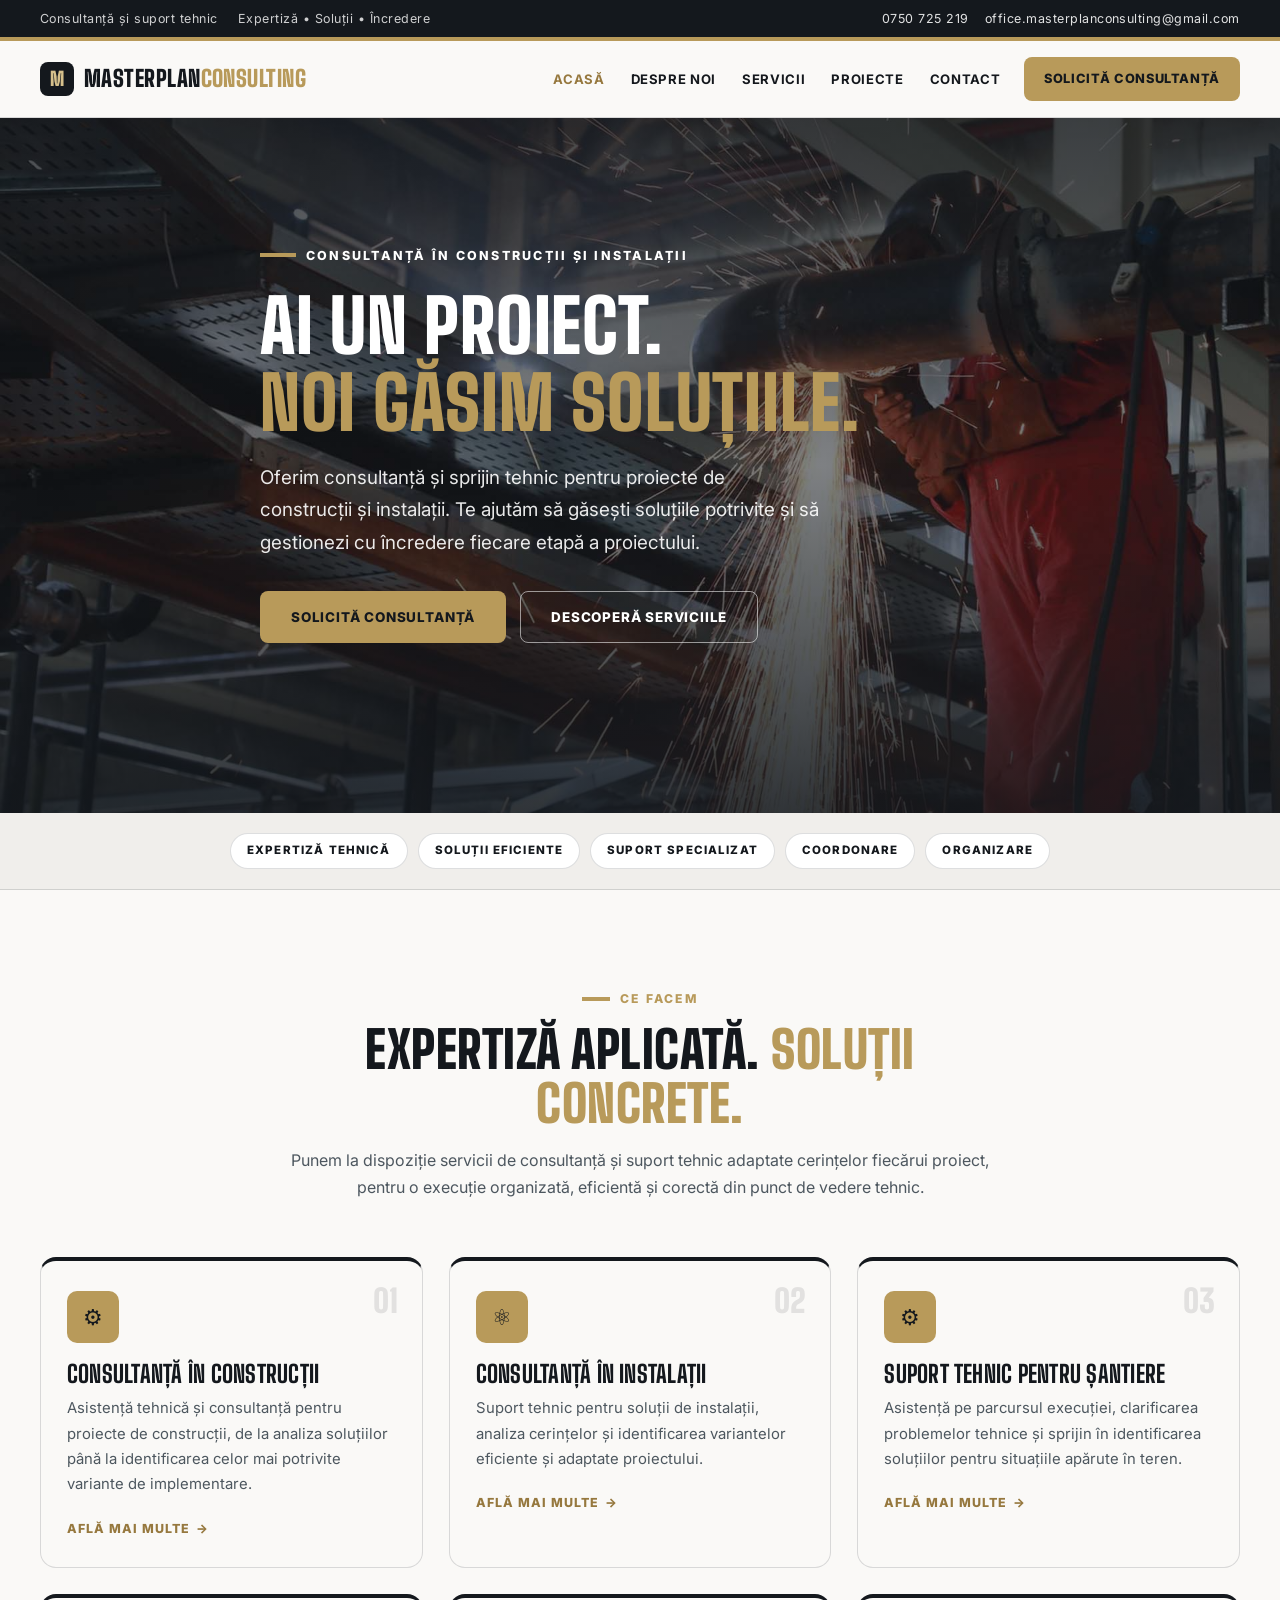
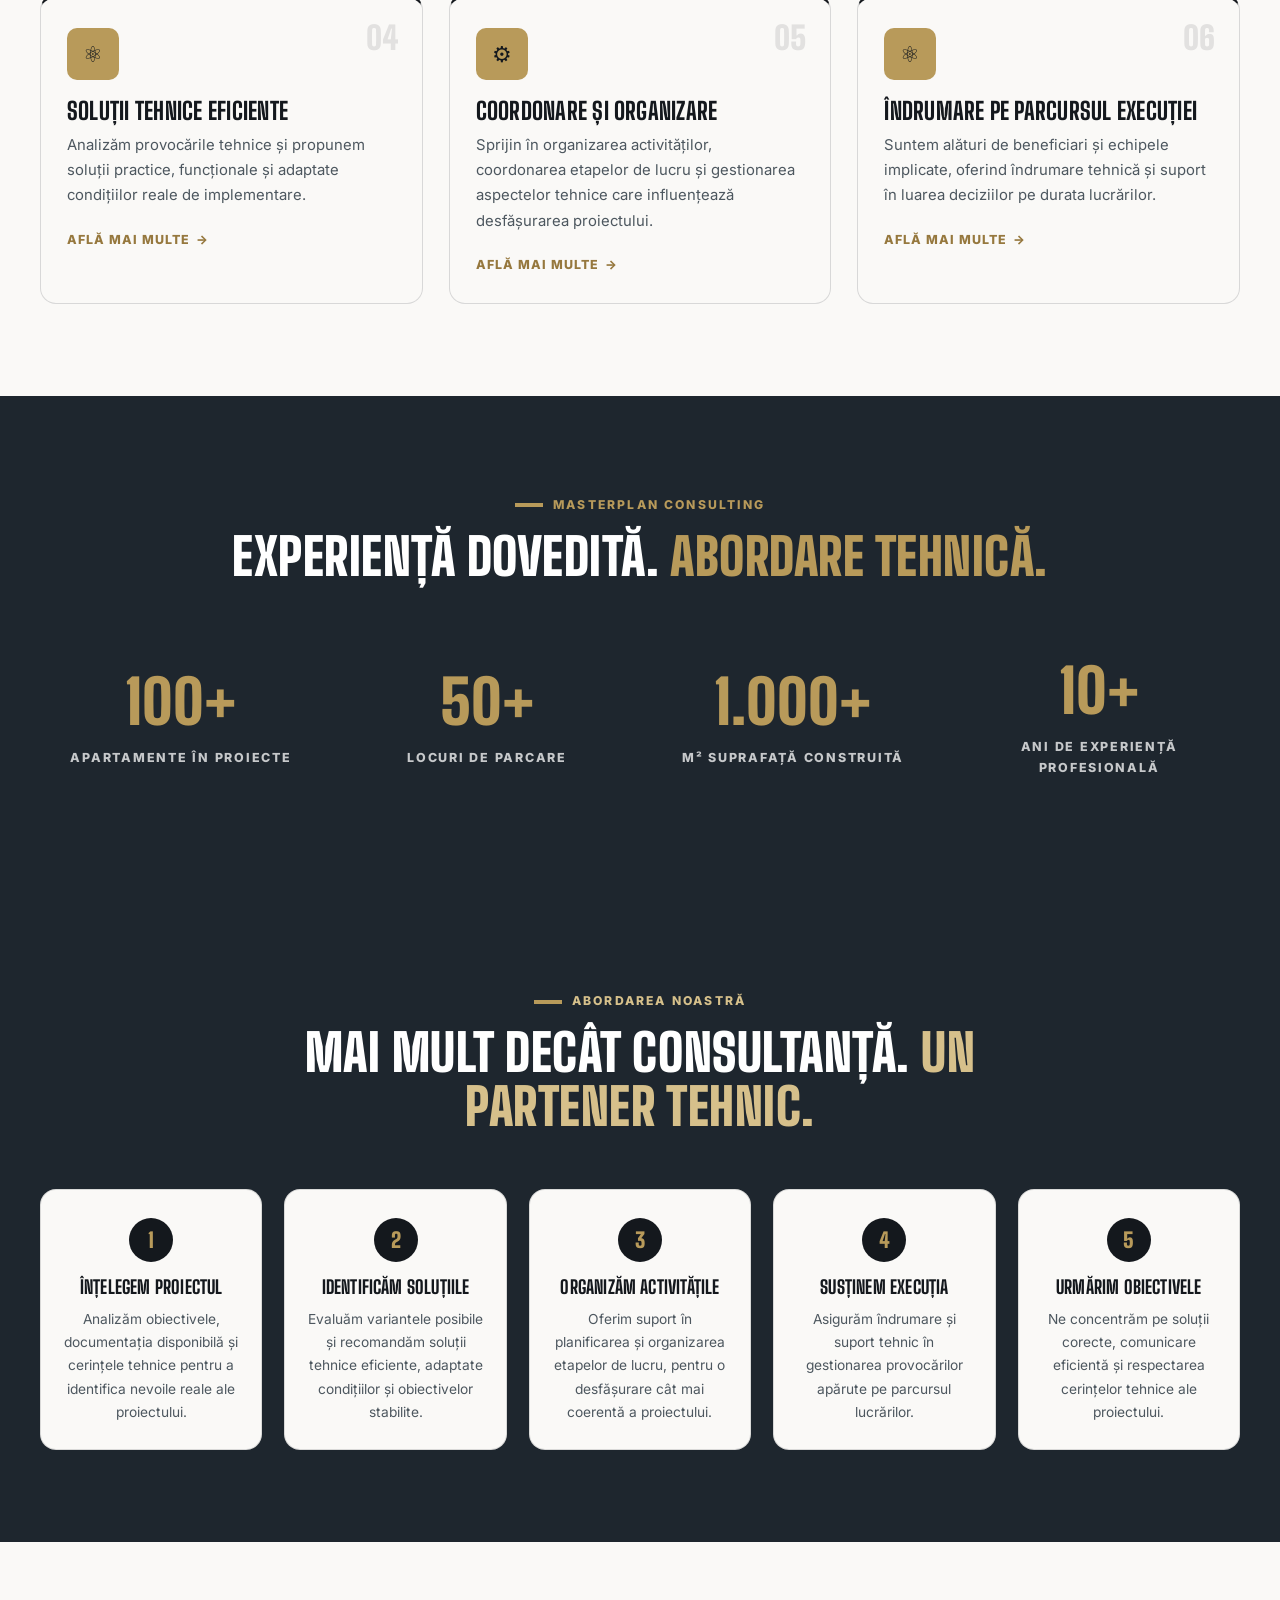
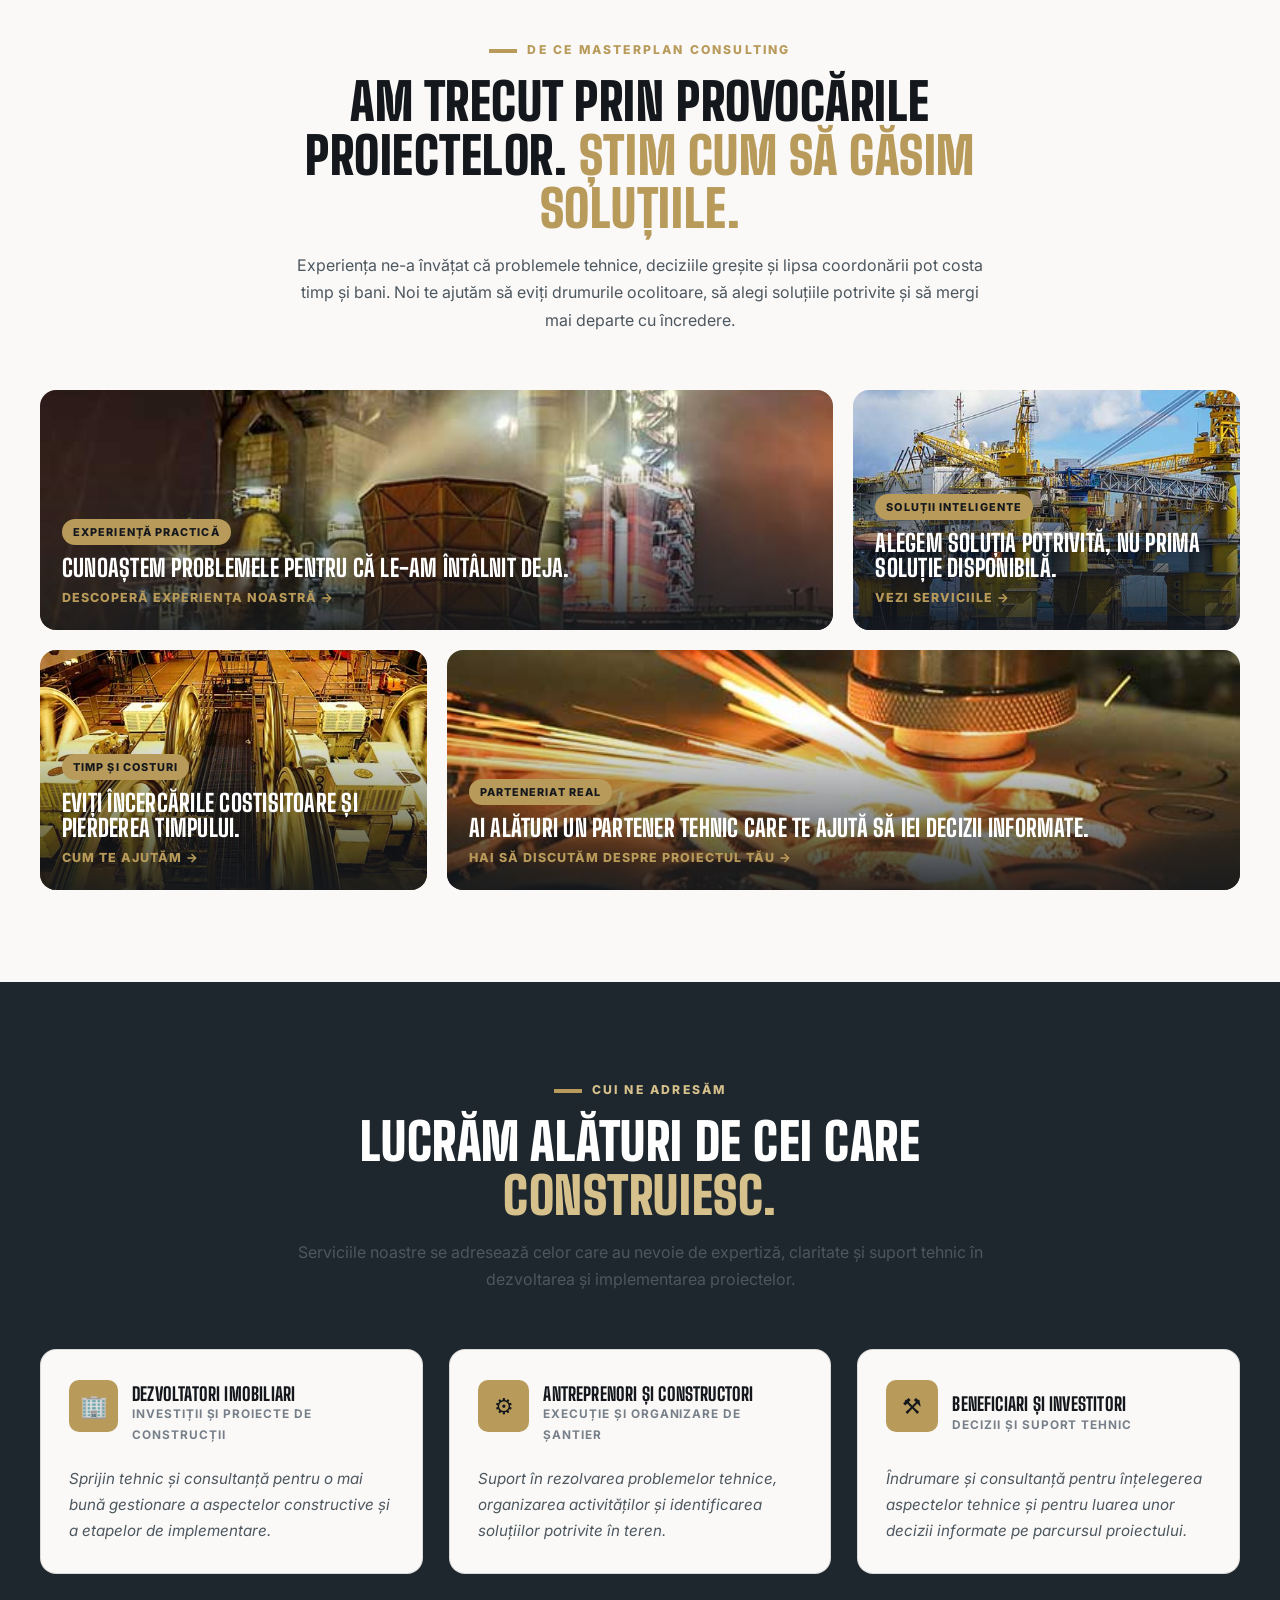
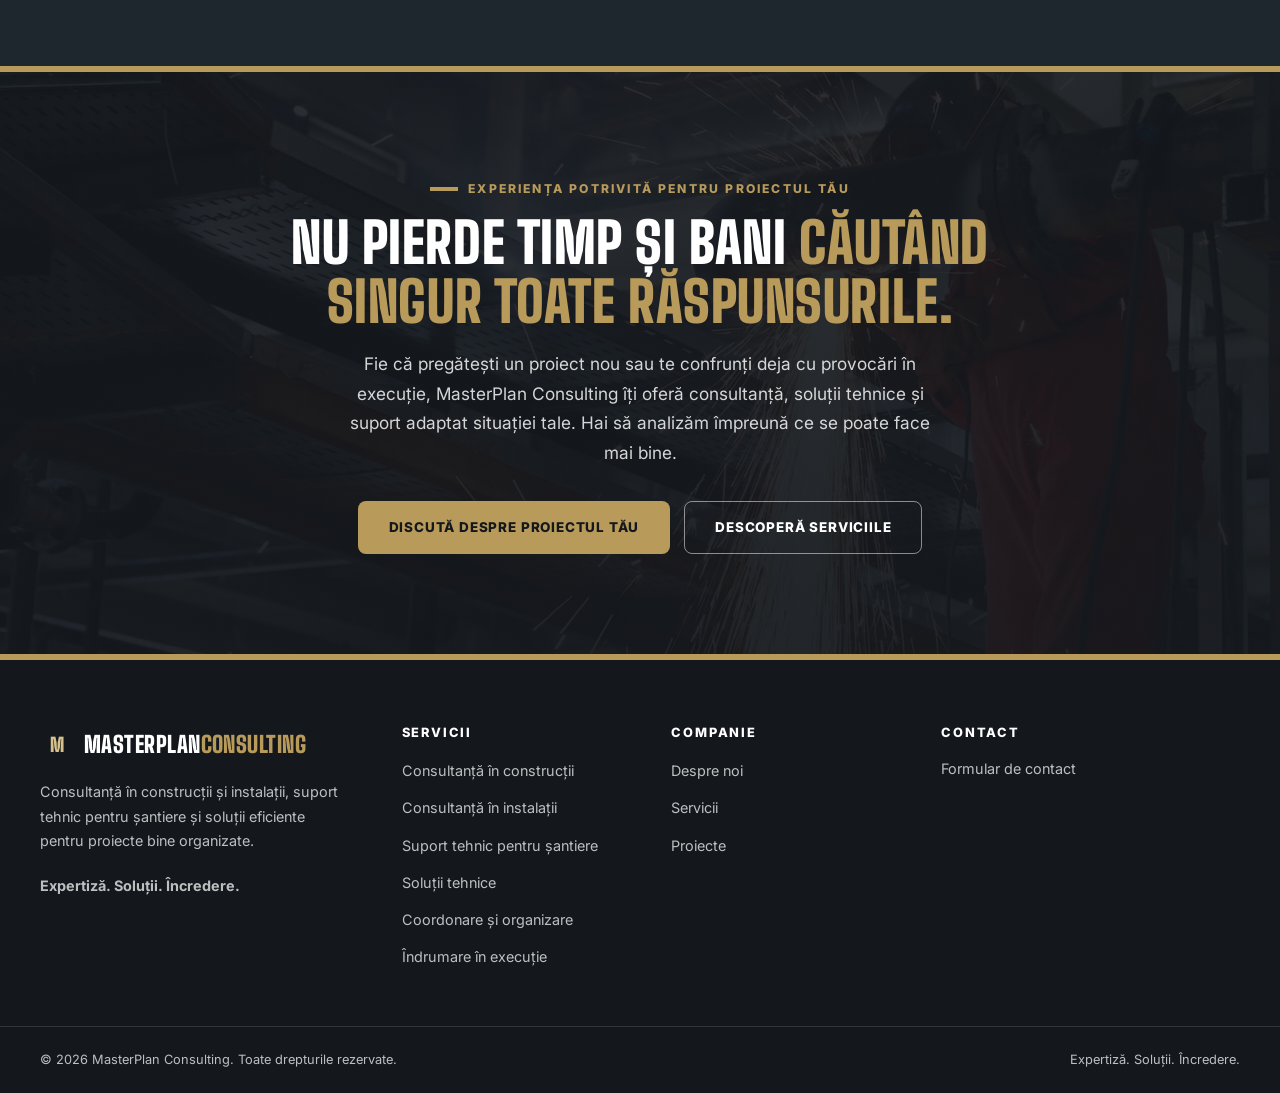
<file: index.html>
<!DOCTYPE html>
<html lang="ro">
<head>
  <meta charset="UTF-8">
  <meta name="viewport" content="width=device-width, initial-scale=1.0">

  <title>MasterPlan Consulting | Expertiză. Soluții. Încredere.</title>

  <meta name="description" content="MasterPlan Consulting oferă consultanță în construcții și instalații, suport tehnic pentru șantiere, soluții tehnice eficiente, coordonare și îndrumare pe parcursul execuției.">

  <link rel="icon" href="data:image/svg+xml,%3Csvg xmlns='http://www.w3.org/2000/svg' viewBox='0 0 64 64'%3E%3Crect width='64' height='64' rx='12' fill='%2314181d'/%3E%3Cpath d='M16 32 L32 16 L48 32 L40 32 L40 48 L24 48 L24 32 Z' fill='%23e8701a'/%3E%3C/svg%3E">

  <link rel="preconnect" href="https://fonts.googleapis.com">
  <link rel="preconnect" href="https://fonts.gstatic.com" crossorigin>

  <link href="https://fonts.googleapis.com/css2?family=Big+Shoulders+Display:wght@600;700;800;900&family=Inter:wght@400;500;600;700;800&display=swap" rel="stylesheet">

  <link rel="stylesheet" href="assets/css/style.css">
</head>

<body>

<a class="skip-link" href="#main">Sari la conținut</a>


<!-- TOPBAR -->
<div id="topbar-placeholder"></div>


<!-- HEADER -->
<div id="header-placeholder"></div>



<main id="main">

  <!-- HERO -->

  <section class="hero">

    <div class="hero-bg" aria-hidden="true">

      <img src="assets/img/img-1920x1080-1.jpg" alt="">

      <img src="assets/img/img-1920x1080-2.jpg" alt="" class="active">

      <img src="assets/img/img-1920x1080-3.jpg" alt="">

    </div>

    <div class="hero-shade" aria-hidden="true"></div>

    <div class="container hero-inner">

      <p class="hero-eyebrow">
        Consultanță în construcții și instalații
      </p>

      <h1 class="hero-title">
        Ai un proiect.<em> Noi găsim soluțiile.</em>
      </h1>

      <p class="hero-sub">
        Oferim consultanță și sprijin tehnic pentru proiecte de construcții și instalații. Te ajutăm să găsești soluțiile potrivite
        și să gestionezi cu încredere fiecare etapă a proiectului.
      </p>

      <div class="hero-actions">

        <a href="contact.html" class="btn btn-primary">
          Solicită consultanță
        </a>

        <a href="service.html" class="btn btn-ghost">
          Descoperă serviciile
        </a>

      </div>

    </div>

</section>


  <!-- BRAND VALUES -->

  <section class="cert-strip">

    <div class="container">

      <span class="cert-badge">Expertiză tehnică</span>

      <span class="cert-badge">Soluții eficiente</span>

      <span class="cert-badge">Suport specializat</span>

      <span class="cert-badge">Coordonare</span>

      <span class="cert-badge">Organizare</span>


    </div>

  </section>


  <!-- SERVICES -->

  <section class="section">

    <div class="container">

      <div class="section-head reveal">

        <p class="eyebrow">Ce facem</p>

        <h2 class="section-title">
          Expertiză aplicată. <em>Soluții concrete.</em>
        </h2>

        <p class="section-sub">
          Punem la dispoziție servicii de consultanță și suport tehnic
          adaptate cerințelor fiecărui proiect, pentru o execuție
          organizată, eficientă și corectă din punct de vedere tehnic.
        </p>

      </div>


      <div class="spec-grid">


        <article class="spec-card reveal">

          <span class="spec-num">01</span>

          <span class="spec-icon" aria-hidden="true">&#9881;</span>

          <h3>Consultanță în construcții</h3>

          <p>
            Asistență tehnică și consultanță pentru proiecte de
            construcții, de la analiza soluțiilor până la
            identificarea celor mai potrivite variante de implementare.
          </p>

          <a href="service.html" class="spec-link">
            Află mai multe <span class="spec-arrow">→</span>
          </a>

        </article>


        <article class="spec-card reveal">

          <span class="spec-num">02</span>

          <span class="spec-icon" aria-hidden="true">&#9883;</span>

          <h3>Consultanță în instalații</h3>

          <p>
            Suport tehnic pentru soluții de instalații,
            analiza cerințelor și identificarea variantelor
            eficiente și adaptate proiectului.
          </p>

          <a href="service.html" class="spec-link">
            Află mai multe <span class="spec-arrow">→</span>
          </a>

        </article>


        <article class="spec-card reveal">

          <span class="spec-num">03</span>

          <span class="spec-icon" aria-hidden="true">&#9881;</span>

          <h3>Suport tehnic pentru șantiere</h3>

          <p>
            Asistență pe parcursul execuției, clarificarea
            problemelor tehnice și sprijin în identificarea
            soluțiilor pentru situațiile apărute în teren.
          </p>

          <a href="service.html" class="spec-link">
            Află mai multe <span class="spec-arrow">→</span>
          </a>

        </article>


        <article class="spec-card reveal">

          <span class="spec-num">04</span>

          <span class="spec-icon" aria-hidden="true">&#9883;</span>

          <h3>Soluții tehnice eficiente</h3>

          <p>
            Analizăm provocările tehnice și propunem soluții
            practice, funcționale și adaptate condițiilor
            reale de implementare.
          </p>

          <a href="service.html" class="spec-link">
            Află mai multe <span class="spec-arrow">→</span>
          </a>

        </article>


        <article class="spec-card reveal">

          <span class="spec-num">05</span>

          <span class="spec-icon" aria-hidden="true">&#9881;</span>

          <h3>Coordonare și organizare</h3>

          <p>
            Sprijin în organizarea activităților, coordonarea
            etapelor de lucru și gestionarea aspectelor
            tehnice care influențează desfășurarea proiectului.
          </p>

          <a href="service.html" class="spec-link">
            Află mai multe <span class="spec-arrow">→</span>
          </a>

        </article>


        <article class="spec-card reveal">

          <span class="spec-num">06</span>

          <span class="spec-icon" aria-hidden="true">&#9883;</span>

          <h3>Îndrumare pe parcursul execuției</h3>

          <p>
            Suntem alături de beneficiari și echipele implicate,
            oferind îndrumare tehnică și suport în luarea
            deciziilor pe durata lucrărilor.
          </p>

          <a href="service.html" class="spec-link">
            Află mai multe <span class="spec-arrow">→</span>
          </a>

        </article>


      </div>

    </div>

  </section>



<!-- BRAND PRESENTATION / EXPERIENCE -->
<section class="section section-dark">
  <div class="container">

    <div class="section-head reveal">
      <p class="eyebrow">MasterPlan Consulting</p>

      <h2 class="section-title">
        Experiență dovedită.
        <em>Abordare tehnică.</em>
      </h2>
    </div>

    <div class="stat-band">

      <div class="stat-item reveal">
        <span class="stat-num">100+</span>
        <span class="stat-label">
          Apartamente în proiecte
        </span>
      </div>

      <div class="stat-item reveal">
        <span class="stat-num">50+</span>
        <span class="stat-label">
          Locuri de parcare
        </span>
      </div>

      <div class="stat-item reveal">
        <span class="stat-num">1.000+</span>
        <span class="stat-label">
          m² suprafață construită
        </span>
      </div>

      <div class="stat-item reveal">
        <span class="stat-num">10+</span>
        <span class="stat-label">
          Ani de experiență profesională
        </span>
      </div>

    </div>
  </div>
</section>



  <!-- ABOUT / APPROACH -->

  <section class="section section-concrete">

    <div class="container">

      <div class="section-head reveal">

        <p class="eyebrow">Abordarea noastră</p>

        <h2 class="section-title">
          Mai mult decât consultanță. <em>Un partener tehnic.</em>
        </h2>

      </div>


      <div class="shift-grid">


        <div class="shift-step reveal">

          <span class="shift-num">1</span>

          <h3>Înțelegem proiectul</h3>

          <p>
            Analizăm obiectivele, documentația disponibilă
            și cerințele tehnice pentru a identifica
            nevoile reale ale proiectului.
          </p>

        </div>


        <div class="shift-step reveal">

          <span class="shift-num">2</span>

          <h3>Identificăm soluțiile</h3>

          <p>
            Evaluăm variantele posibile și recomandăm
            soluții tehnice eficiente, adaptate
            condițiilor și obiectivelor stabilite.
          </p>

        </div>


        <div class="shift-step reveal">

          <span class="shift-num">3</span>

          <h3>Organizăm activitățile</h3>

          <p>
            Oferim suport în planificarea și organizarea
            etapelor de lucru, pentru o desfășurare
            cât mai coerentă a proiectului.
          </p>

        </div>


        <div class="shift-step reveal">

          <span class="shift-num">4</span>

          <h3>Susținem execuția</h3>

          <p>
            Asigurăm îndrumare și suport tehnic
            în gestionarea provocărilor apărute
            pe parcursul lucrărilor.
          </p>

        </div>


        <div class="shift-step reveal">

          <span class="shift-num">5</span>

          <h3>Urmărim obiectivele</h3>

          <p>
            Ne concentrăm pe soluții corecte,
            comunicare eficientă și respectarea
            cerințelor tehnice ale proiectului.
          </p>

        </div>


      </div>

    </div>

  </section>



<!-- WHY US -->
<section class="section">

  <div class="container">

    <div class="section-head reveal">

      <p class="eyebrow">De ce MasterPlan Consulting</p>

      <h2 class="section-title">
        Am trecut prin provocările proiectelor.
        <em>Știm cum să găsim soluțiile.</em>
      </h2>

      <p class="section-sub">
        Experiența ne-a învățat că problemele tehnice, deciziile greșite
        și lipsa coordonării pot costa timp și bani. Noi te ajutăm să
        eviți drumurile ocolitoare, să alegi soluțiile potrivite și să
        mergi mai departe cu încredere.
      </p>

    </div>

    <div class="bento-grid">

      <article class="bento-item reveal"
        style="grid-column:span 2;grid-row:span 1">

        <img src="assets/img/img-550x350-1.jpg"
          alt="Experiență practică în construcții și organizare de șantier"
          loading="lazy">

        <div class="bento-overlay">

          <span class="bento-tag">Experiență practică</span>

          <h3>Cunoaștem problemele pentru că le-am întâlnit deja.</h3>

          <a href="about.html" class="bento-link">
            Descoperă experiența noastră →
          </a>

        </div>

      </article>

      <article class="bento-item reveal">

        <img src="assets/img/img-550x350-2.jpg"
          alt="Analiză și identificarea soluțiilor tehnice"
          loading="lazy">

        <div class="bento-overlay">

          <span class="bento-tag">Soluții inteligente</span>

          <h3>Alegem soluția potrivită, nu prima soluție disponibilă.</h3>

          <a href="service.html" class="bento-link">
            Vezi serviciile →
          </a>

        </div>

      </article>

      <article class="bento-item reveal">

        <img src="assets/img/img-550x350-3.jpg"
          alt="Coordonare și organizare eficientă a proiectelor"
          loading="lazy">

        <div class="bento-overlay">

          <span class="bento-tag">Timp și costuri</span>

          <h3>Eviți încercările costisitoare și pierderea timpului.</h3>

          <a href="service.html" class="bento-link">
            Cum te ajutăm →
          </a>

        </div>

      </article>

      <article class="bento-item reveal"
        style="grid-column:span 2;grid-row:span 1">

        <img src="assets/img/img-550x350-4.jpg"
          alt="Suport tehnic și consultanță pe parcursul proiectului"
          loading="lazy">

        <div class="bento-overlay">

          <span class="bento-tag">Parteneriat real</span>

          <h3>Ai alături un partener tehnic care te ajută să iei decizii informate.</h3>

          <a href="contact.html" class="bento-link">
            Hai să discutăm despre proiectul tău →
          </a>

        </div>

      </article>

    </div>

  </div>

</section>


  <!-- TARGET CLIENTS -->

  <section class="section section-concrete">

    <div class="container">

      <div class="section-head reveal">

        <p class="eyebrow">Cui ne adresăm</p>

        <h2 class="section-title">
          Lucrăm alături de cei care <em>construiesc.</em>
        </h2>

        <p class="section-sub">
          Serviciile noastre se adresează celor care au nevoie
          de expertiză, claritate și suport tehnic în dezvoltarea
          și implementarea proiectelor.
        </p>

      </div>


      <div class="tst-grid">


        <article class="tst-card reveal">

          <div class="tst-head">

            <span class="spec-icon" aria-hidden="true">
              &#127970;
            </span>

            <div>

              <h3>Dezvoltatori imobiliari</h3>

              <span class="tst-role">
                Investiții și proiecte de construcții
              </span>

            </div>

          </div>

          <p>
            Sprijin tehnic și consultanță pentru o mai bună
            gestionare a aspectelor constructive și a
            etapelor de implementare.
          </p>

        </article>


        <article class="tst-card reveal">

          <div class="tst-head">

            <span class="spec-icon" aria-hidden="true">
              &#9881;
            </span>

            <div>

              <h3>Antreprenori și constructori</h3>

              <span class="tst-role">
                Execuție și organizare de șantier
              </span>

            </div>

          </div>

          <p>
            Suport în rezolvarea problemelor tehnice,
            organizarea activităților și identificarea
            soluțiilor potrivite în teren.
          </p>

        </article>


        <article class="tst-card reveal">

          <div class="tst-head">

            <span class="spec-icon" aria-hidden="true">
              &#9874;
            </span>

            <div>

              <h3>Beneficiari și investitori</h3>

              <span class="tst-role">
                Decizii și suport tehnic
              </span>

            </div>

          </div>

          <p>
            Îndrumare și consultanță pentru înțelegerea
            aspectelor tehnice și pentru luarea unor
            decizii informate pe parcursul proiectului.
          </p>

        </article>


      </div>

    </div>

  </section>



  <!-- FINAL CTA -->
 <!-- CTA -->
    <section class="cta-section">
      <div class="container cta-inner reveal">

        <p class="eyebrow">Experiența potrivită pentru proiectul tău</p>

        <h2 class="cta-title">
          Nu pierde timp și bani
          <em>căutând singur toate răspunsurile.</em>
        </h2>

        <p class="cta-sub">
          Fie că pregătești un proiect nou sau te confrunți deja
          cu provocări în execuție, MasterPlan Consulting îți oferă
          consultanță, soluții tehnice și suport adaptat situației
          tale. Hai să analizăm împreună ce se poate face mai bine.
        </p>

        <div class="cta-actions">

          <a href="contact.html" class="btn btn-primary">
            Discută despre proiectul tău
          </a>

          <a href="service.html" class="btn btn-ghost-dark">
            Descoperă serviciile
          </a>

        </div>

      </div>
    </section>


</main>


<!-- FOOTER -->
<div id="footer-placeholder"></div>

<button class="back-to-top" aria-label="Înapoi sus">
  &#8593;
</button>


<script src="assets/js/components.js"></script>
<script src="assets/js/main.js"></script>
</body>
</html>
</file>
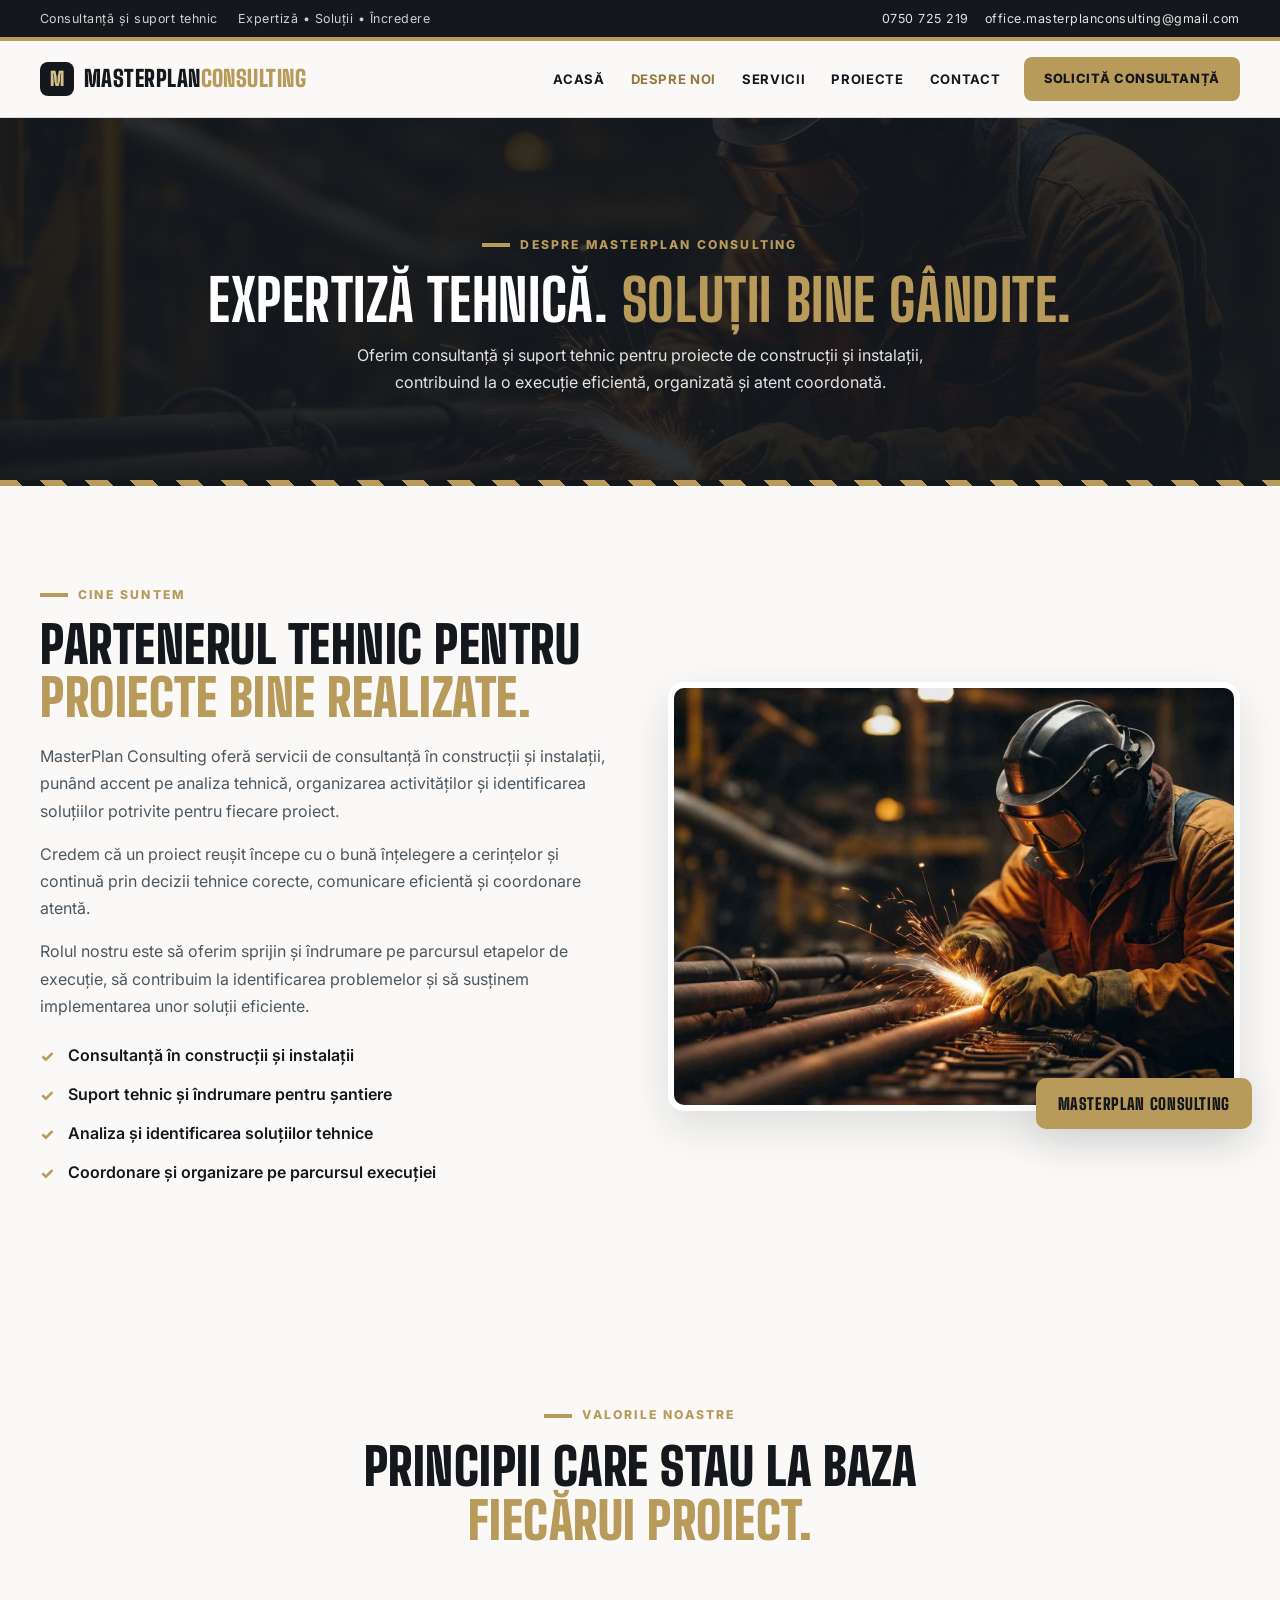
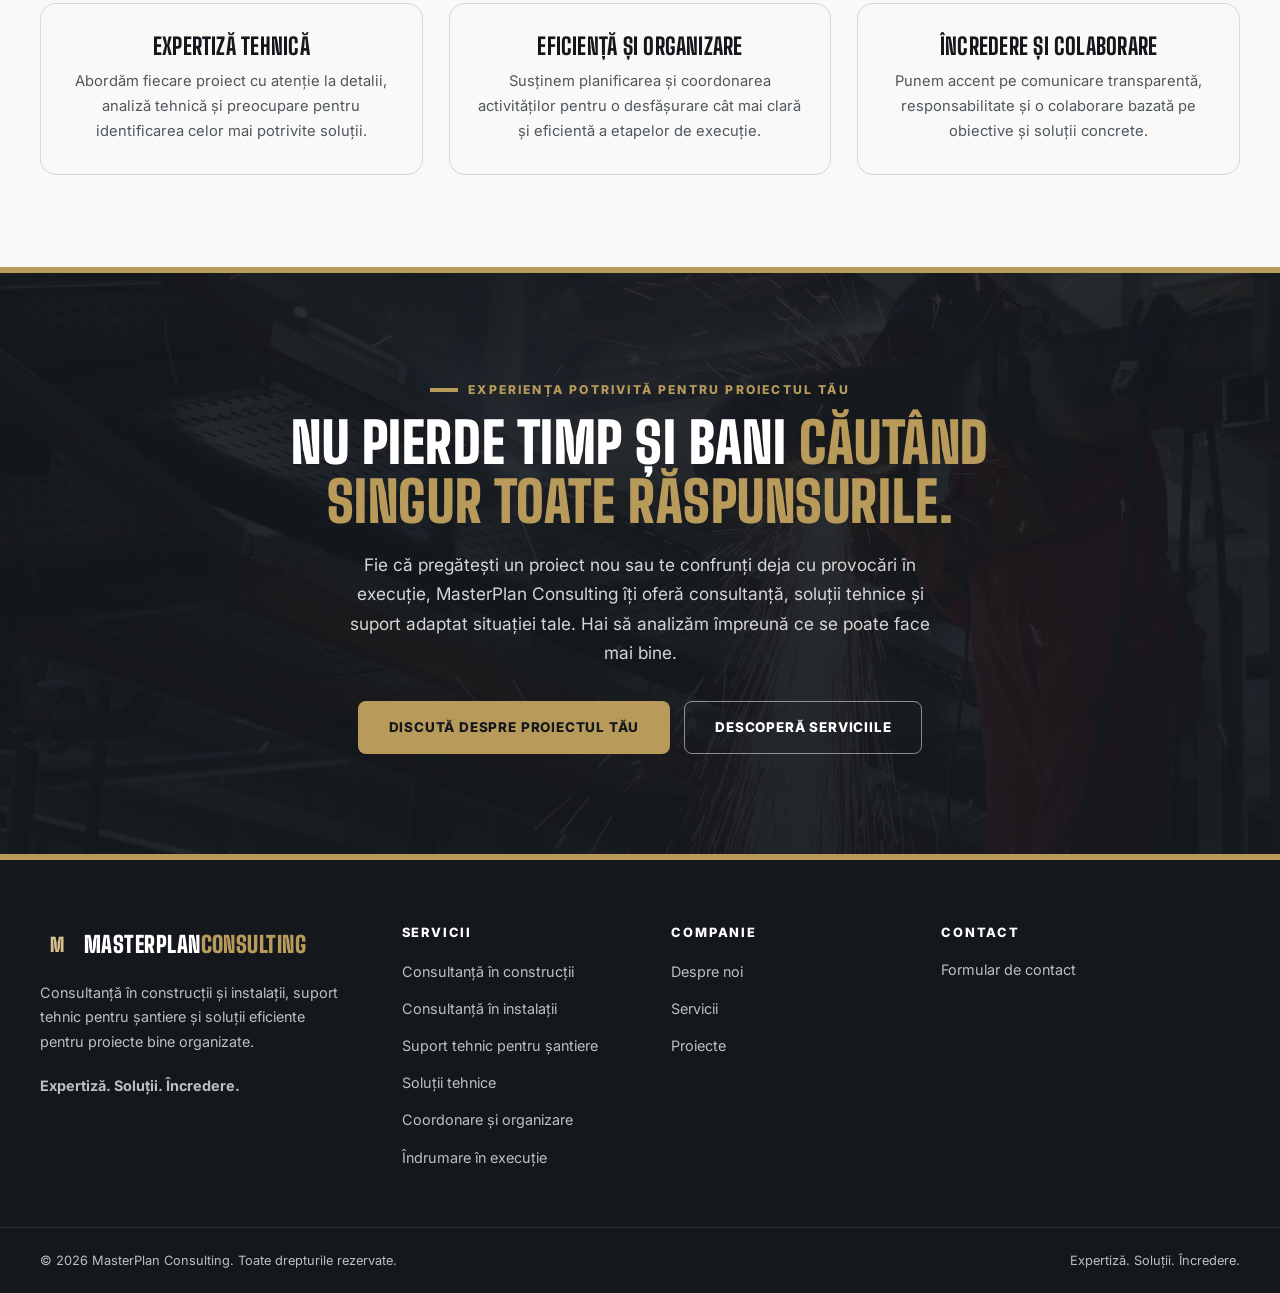
<file: about.html>
<!DOCTYPE html>
<html lang="ro">
<head>
  <meta charset="UTF-8">
  <meta name="viewport" content="width=device-width, initial-scale=1.0">

  <title>Despre noi — MasterPlan Consulting</title>

  <meta
    name="description"
    content="MasterPlan Consulting oferă consultanță în construcții și instalații, suport tehnic pentru șantiere, soluții eficiente și îndrumare pe parcursul execuției."
  >

  <link
    rel="icon"
    href="data:image/svg+xml,%3Csvg xmlns='http://www.w3.org/2000/svg' viewBox='0 0 64 64'%3E%3Crect width='64' height='64' rx='12' fill='%2314181d'/%3E%3Cpath d='M16 32 L32 16 L48 32 L40 32 L40 48 L24 48 L24 32 Z' fill='%23b89a5a'/%3E%3C/svg%3E"
  >

  <link rel="preconnect" href="https://fonts.googleapis.com">
  <link rel="preconnect" href="https://fonts.gstatic.com" crossorigin>

  <link
    href="https://fonts.googleapis.com/css2?family=Big+Shoulders+Display:wght@600;700;800;900&family=Inter:wght@400;500;600;700;800&display=swap"
    rel="stylesheet"
  >

  <link rel="stylesheet" href="assets/css/style.css">
</head>

<body>

  <a class="skip-link" href="#main">Sari la conținut</a>

  <!-- Shared topbar -->
  <div id="topbar-placeholder"></div>

  <!-- Shared header -->
  <div id="header-placeholder"></div>


  <main id="main">

    <!-- Page banner -->
    <section class="page-banner">
      <div class="container">

        <p class="eyebrow">Despre MasterPlan Consulting</p>

        <h1>
          Expertiză tehnică.
          <em>Soluții bine gândite.</em>
        </h1>

        <p>
          Oferim consultanță și suport tehnic pentru proiecte de construcții
          și instalații, contribuind la o execuție eficientă, organizată
          și atent coordonată.
        </p>

      </div>
    </section>


    <!-- Our story -->
    <section class="section">
      <div class="container split split-reverse">

        <div class="split-media reveal">
          <img
            src="assets/img/img-1920x1080-1.jpg"
            alt="Consultanță tehnică și coordonarea unui proiect de construcții"
            loading="lazy"
          >
          <div class="exp-badge">MasterPlan Consulting</div>
        </div>

        <div class="split-copy reveal">

          <p class="eyebrow">Cine suntem</p>

          <h2 class="section-title">
            Partenerul tehnic pentru
            <em>proiecte bine realizate.</em>
          </h2>

          <p>
            MasterPlan Consulting oferă servicii de consultanță în
            construcții și instalații, punând accent pe analiza tehnică,
            organizarea activităților și identificarea soluțiilor
            potrivite pentru fiecare proiect.
          </p>

          <p>
            Credem că un proiect reușit începe cu o bună înțelegere
            a cerințelor și continuă prin decizii tehnice corecte,
            comunicare eficientă și coordonare atentă.
          </p>

          <p>
            Rolul nostru este să oferim sprijin și îndrumare pe
            parcursul etapelor de execuție, să contribuim la
            identificarea problemelor și să susținem implementarea
            unor soluții eficiente.
          </p>

          <ul class="check-list">
            <li class="check-item">
              Consultanță în construcții și instalații
            </li>
            <li class="check-item">
              Suport tehnic și îndrumare pentru șantiere
            </li>
            <li class="check-item">
              Analiza și identificarea soluțiilor tehnice
            </li>
            <li class="check-item">
              Coordonare și organizare pe parcursul execuției
            </li>
          </ul>

        </div>
      </div>
    </section>




    <!-- Values -->
    <section class="section">
      <div class="container">

        <div class="section-head reveal">

          <p class="eyebrow">Valorile noastre</p>

          <h2 class="section-title">
            Principii care stau la baza
            <em>fiecărui proiect.</em>
          </h2>

        </div>

        <div class="value-grid">

          <div class="value-card reveal">
            <h3>Expertiză tehnică</h3>
            <p>
              Abordăm fiecare proiect cu atenție la detalii,
              analiză tehnică și preocupare pentru identificarea
              celor mai potrivite soluții.
            </p>
          </div>

          <div class="value-card reveal">
            <h3>Eficiență și organizare</h3>
            <p>
              Susținem planificarea și coordonarea activităților
              pentru o desfășurare cât mai clară și eficientă
              a etapelor de execuție.
            </p>
          </div>

          <div class="value-card reveal">
            <h3>Încredere și colaborare</h3>
            <p>
              Punem accent pe comunicare transparentă,
              responsabilitate și o colaborare bazată
              pe obiective și soluții concrete.
            </p>
          </div>

        </div>
      </div>
    </section>


 <!-- CTA -->
    <section class="cta-section">
      <div class="container cta-inner reveal">

        <p class="eyebrow">Experiența potrivită pentru proiectul tău</p>

        <h2 class="cta-title">
          Nu pierde timp și bani
          <em>căutând singur toate răspunsurile.</em>
        </h2>

        <p class="cta-sub">
          Fie că pregătești un proiect nou sau te confrunți deja
          cu provocări în execuție, MasterPlan Consulting îți oferă
          consultanță, soluții tehnice și suport adaptat situației
          tale. Hai să analizăm împreună ce se poate face mai bine.
        </p>

        <div class="cta-actions">

          <a href="contact.html" class="btn btn-primary">
            Discută despre proiectul tău
          </a>

          <a href="service.html" class="btn btn-ghost-dark">
            Descoperă serviciile
          </a>

        </div>

      </div>
    </section>


  </main>


  <!-- Shared footer -->
  <div id="footer-placeholder"></div>


  <!-- Back to top -->
  <button class="back-to-top" aria-label="Înapoi sus">
    &#8593;
  </button>


  <!-- Scripts -->
  <script src="assets/js/components.js"></script>
  <script src="assets/js/main.js"></script>

</body>
</html>
</file>
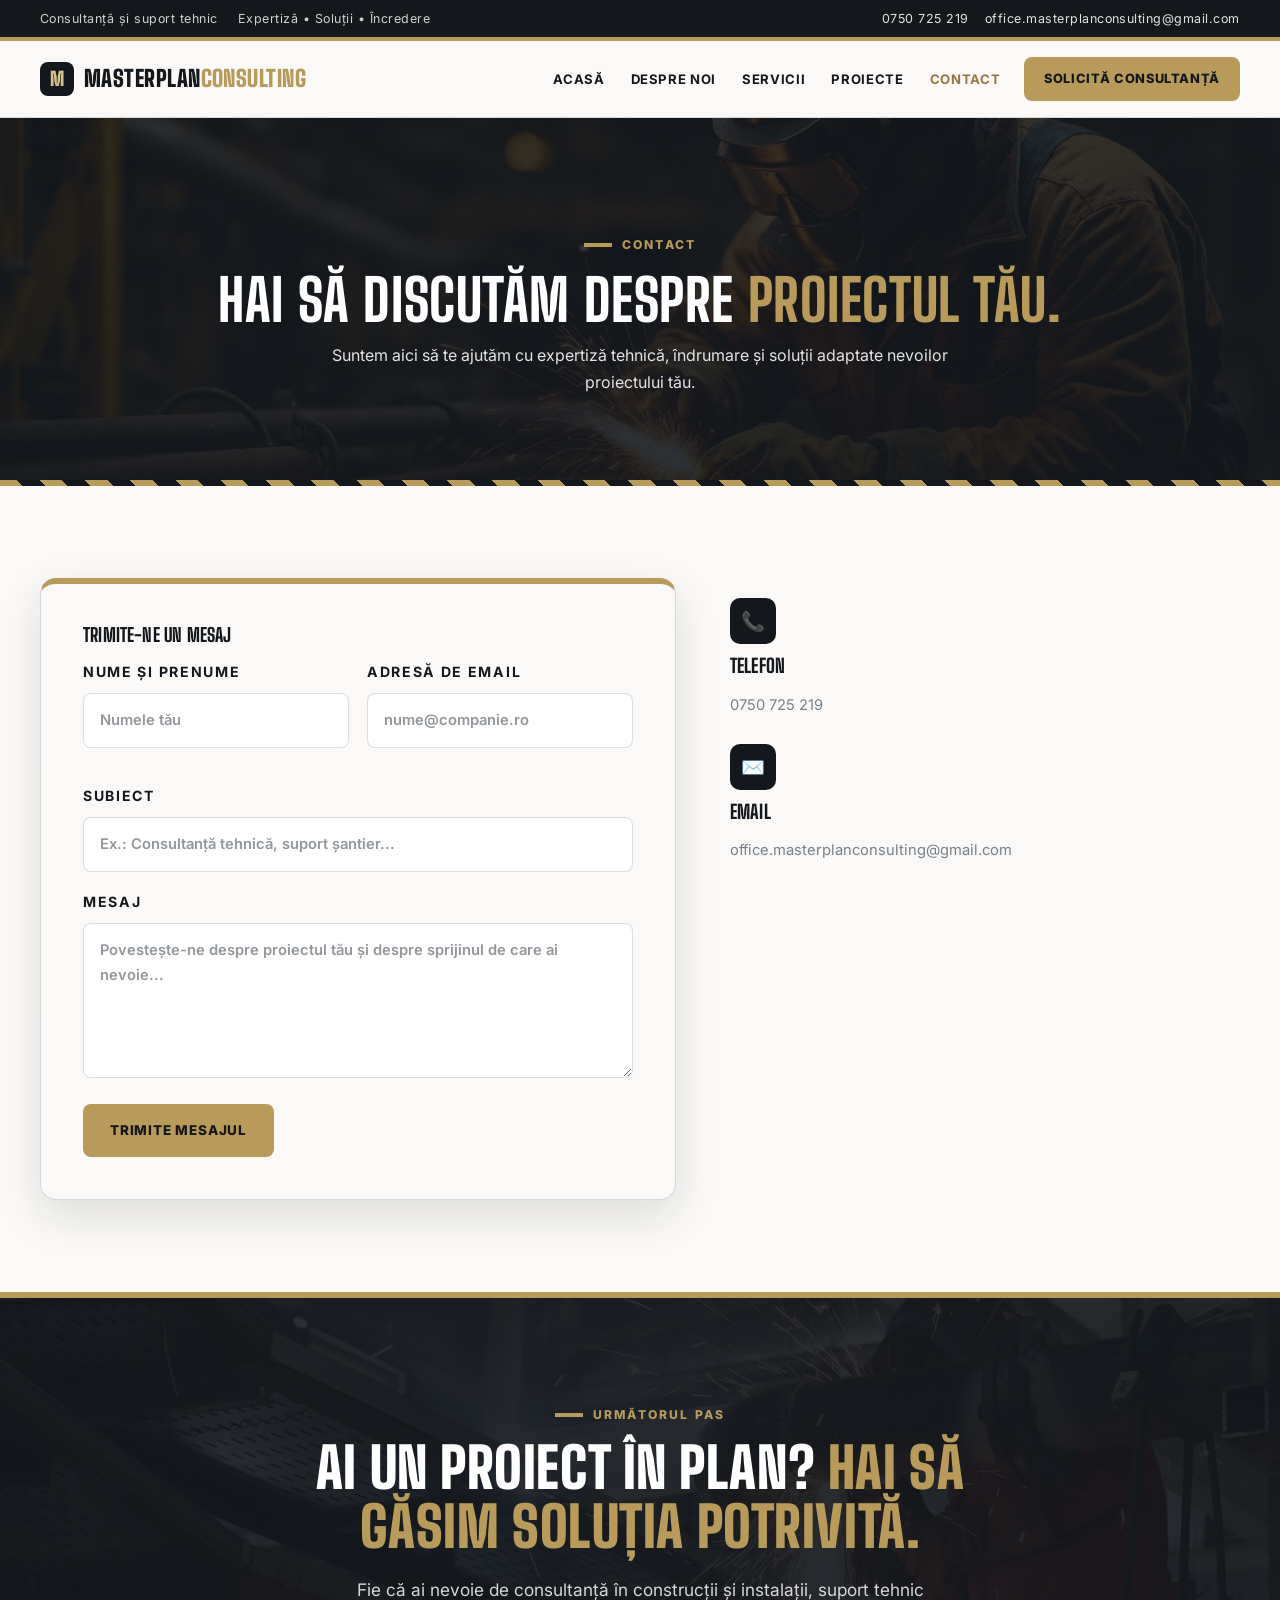
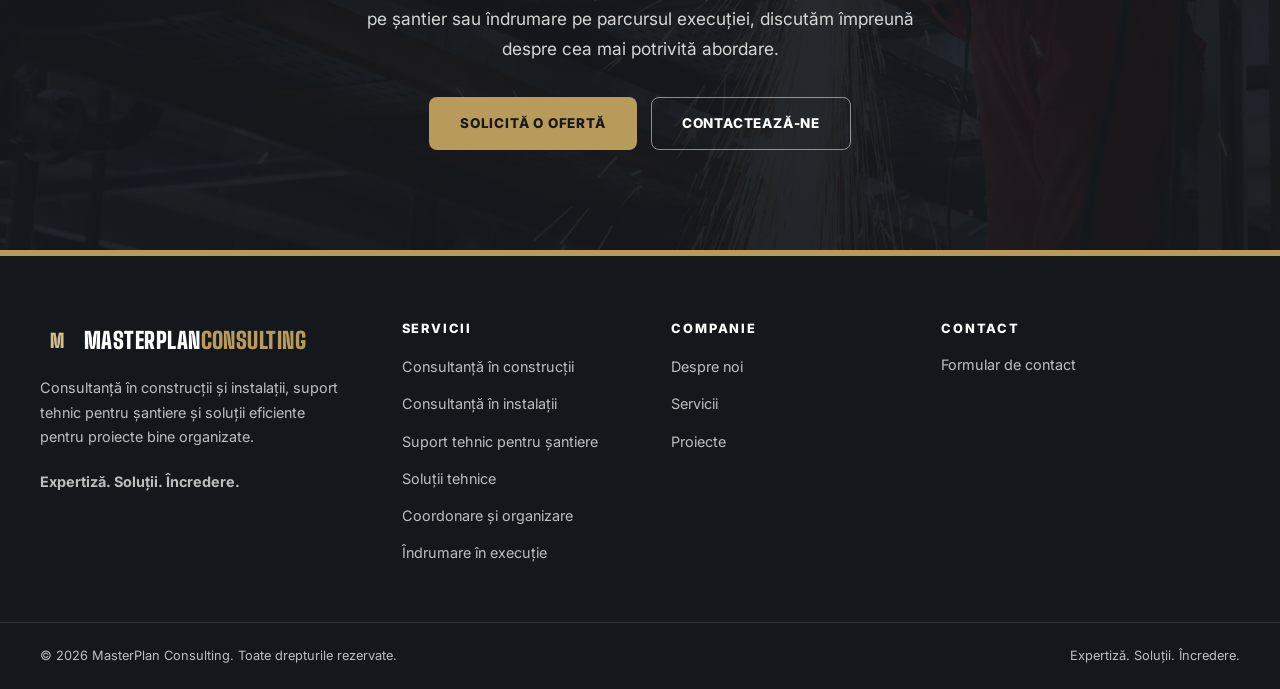
<file: contact.html>
<!DOCTYPE html>
<html lang="ro">
<head>
  <meta charset="UTF-8">
  <meta name="viewport" content="width=device-width, initial-scale=1.0">
  <title>Contact — MasterPlan Consulting</title>
  <meta name="description" content="Contactează MasterPlan Consulting pentru consultanță în construcții și instalații, suport tehnic pentru șantiere și soluții tehnice eficiente.">
  <link rel="icon" href="data:image/svg+xml,%3Csvg xmlns='http://www.w3.org/2000/svg' viewBox='0 0 64 64'%3E%3Crect width='64' height='64' rx='12' fill='%2314181d'/%3E%3Cpath d='M12 48 V16 H20 L32 32 L44 16 H52 V48 H42 V32 L32 45 L22 32 V48 Z' fill='%23b89a5a'/%3E%3C/svg%3E">
  <link rel="preconnect" href="https://fonts.googleapis.com">
  <link rel="preconnect" href="https://fonts.gstatic.com" crossorigin>
  <link href="https://fonts.googleapis.com/css2?family=Big+Shoulders+Display:wght@600;700;800;900&family=Inter:wght@400;500;600;700;800&display=swap" rel="stylesheet">
  <link rel="stylesheet" href="assets/css/style.css">
</head>
<body>
  <a class="skip-link" href="#main">Sari la conținut</a>

  <!-- TOPBAR -->
<div id="topbar-placeholder"></div>


<!-- HEADER -->
<div id="header-placeholder"></div>

  <main id="main">
    <section class="page-banner">
      <div class="container">
        <p class="eyebrow">Contact</p>
        <h1>Hai să discutăm despre <em>proiectul tău.</em></h1>
        <p>Suntem aici să te ajutăm cu expertiză tehnică, îndrumare și soluții adaptate nevoilor proiectului tău.</p>
      </div>
    </section>

    <section class="section">
      <div class="container">
        <div class="contact-grid">

          <div class="form-card reveal">
            <h3>Trimite-ne un mesaj</h3>

            <form data-form novalidate>
              <div class="form-row">
                <div class="form-field">
                  <label for="c-name">Nume și prenume</label>
                  <input id="c-name" type="text" name="name" placeholder="Numele tău" required>
                </div>

                <div class="form-field">
                  <label for="c-email">Adresă de email</label>
                  <input id="c-email" type="email" name="email" placeholder="nume@companie.ro" required>
                </div>
              </div>

              <div class="form-field">
                <label for="c-subject">Subiect</label>
                <input id="c-subject" type="text" name="subject" placeholder="Ex.: Consultanță tehnică, suport șantier..." required>
              </div>

              <div class="form-field">
                <label for="c-msg">Mesaj</label>
                <textarea id="c-msg" name="message" rows="5" placeholder="Povestește-ne despre proiectul tău și despre sprijinul de care ai nevoie..." required></textarea>
              </div>

              <button type="submit" class="btn btn-primary">Trimite mesajul</button>

              <p class="form-msg form-ok">Mulțumim! Mesajul tău a fost înregistrat.</p>
              <p class="form-msg form-err">Te rugăm să completezi corect toate câmpurile.</p>
            </form>
          </div>

          <div class="info-list reveal">
            <div class="info-ico">📞</div>
            <h3>Telefon</h3>
            <p><a href="tel:[0750725219]">0750 725 219</a></p>

            <div class="info-ico">✉️</div>
            <h3>Email</h3>
            <p><a href="mailto:[office.masterplanconsulting@gmail.com]">office.masterplanconsulting@gmail.com</a></p>

          </div>

        </div>
      </div>
    </section>

    <section class="cta-section">
      <div class="container cta-inner reveal">
        <p class="eyebrow">Următorul pas</p>
        <h2 class="cta-title">Ai un proiect în plan? <em>Hai să găsim soluția potrivită.</em></h2>
        <p class="cta-sub">Fie că ai nevoie de consultanță în construcții și instalații, suport tehnic pe șantier sau îndrumare pe parcursul execuției, discutăm împreună despre cea mai potrivită abordare.</p>

        <div class="cta-actions">
          <a href="quote.html" class="btn btn-primary">Solicită o ofertă</a>
          <a href="contact.html" class="btn btn-ghost-dark">Contactează-ne</a>
        </div>
      </div>
    </section>
  </main>

<!-- FOOTER -->
<div id="footer-placeholder"></div>

  <button class="back-to-top" aria-label="Înapoi sus">&#8593;</button>

<script src="assets/js/components.js"></script>
<script src="assets/js/main.js"></script>
</body>
</html>
</file>
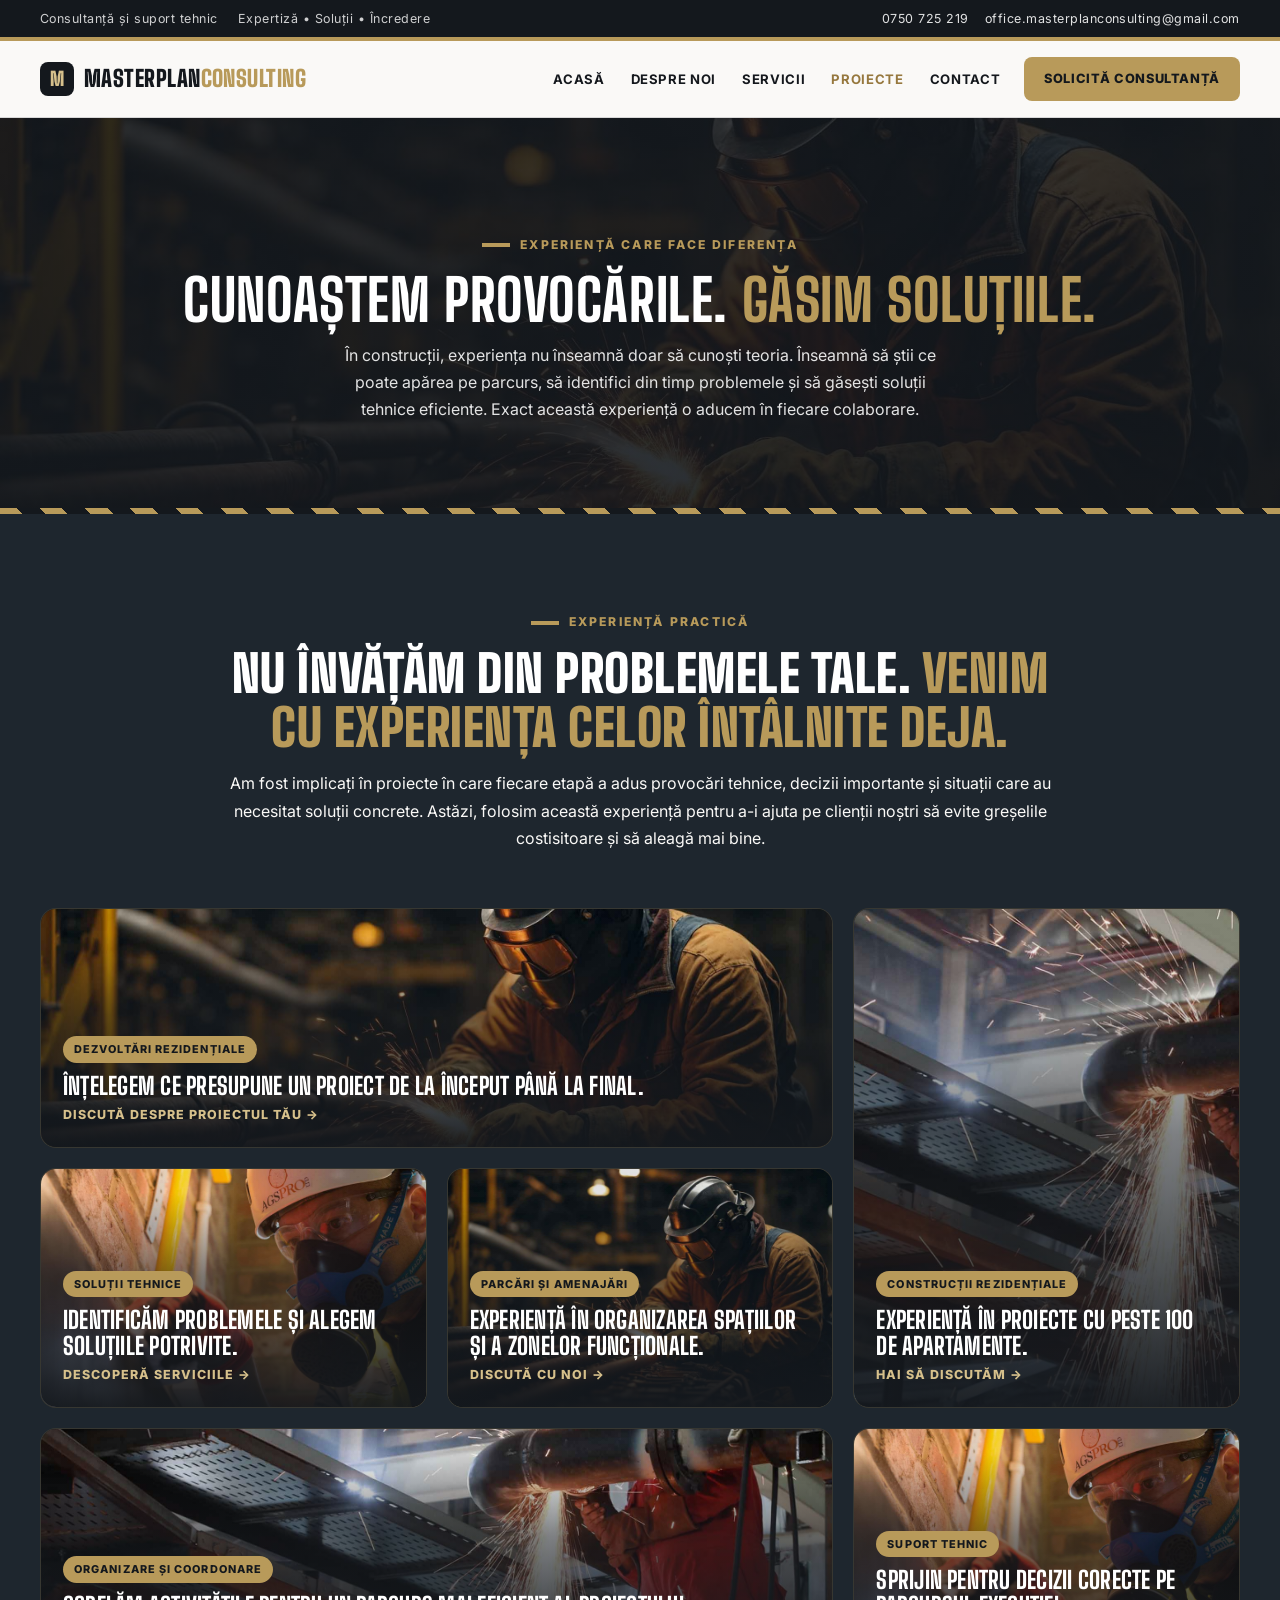
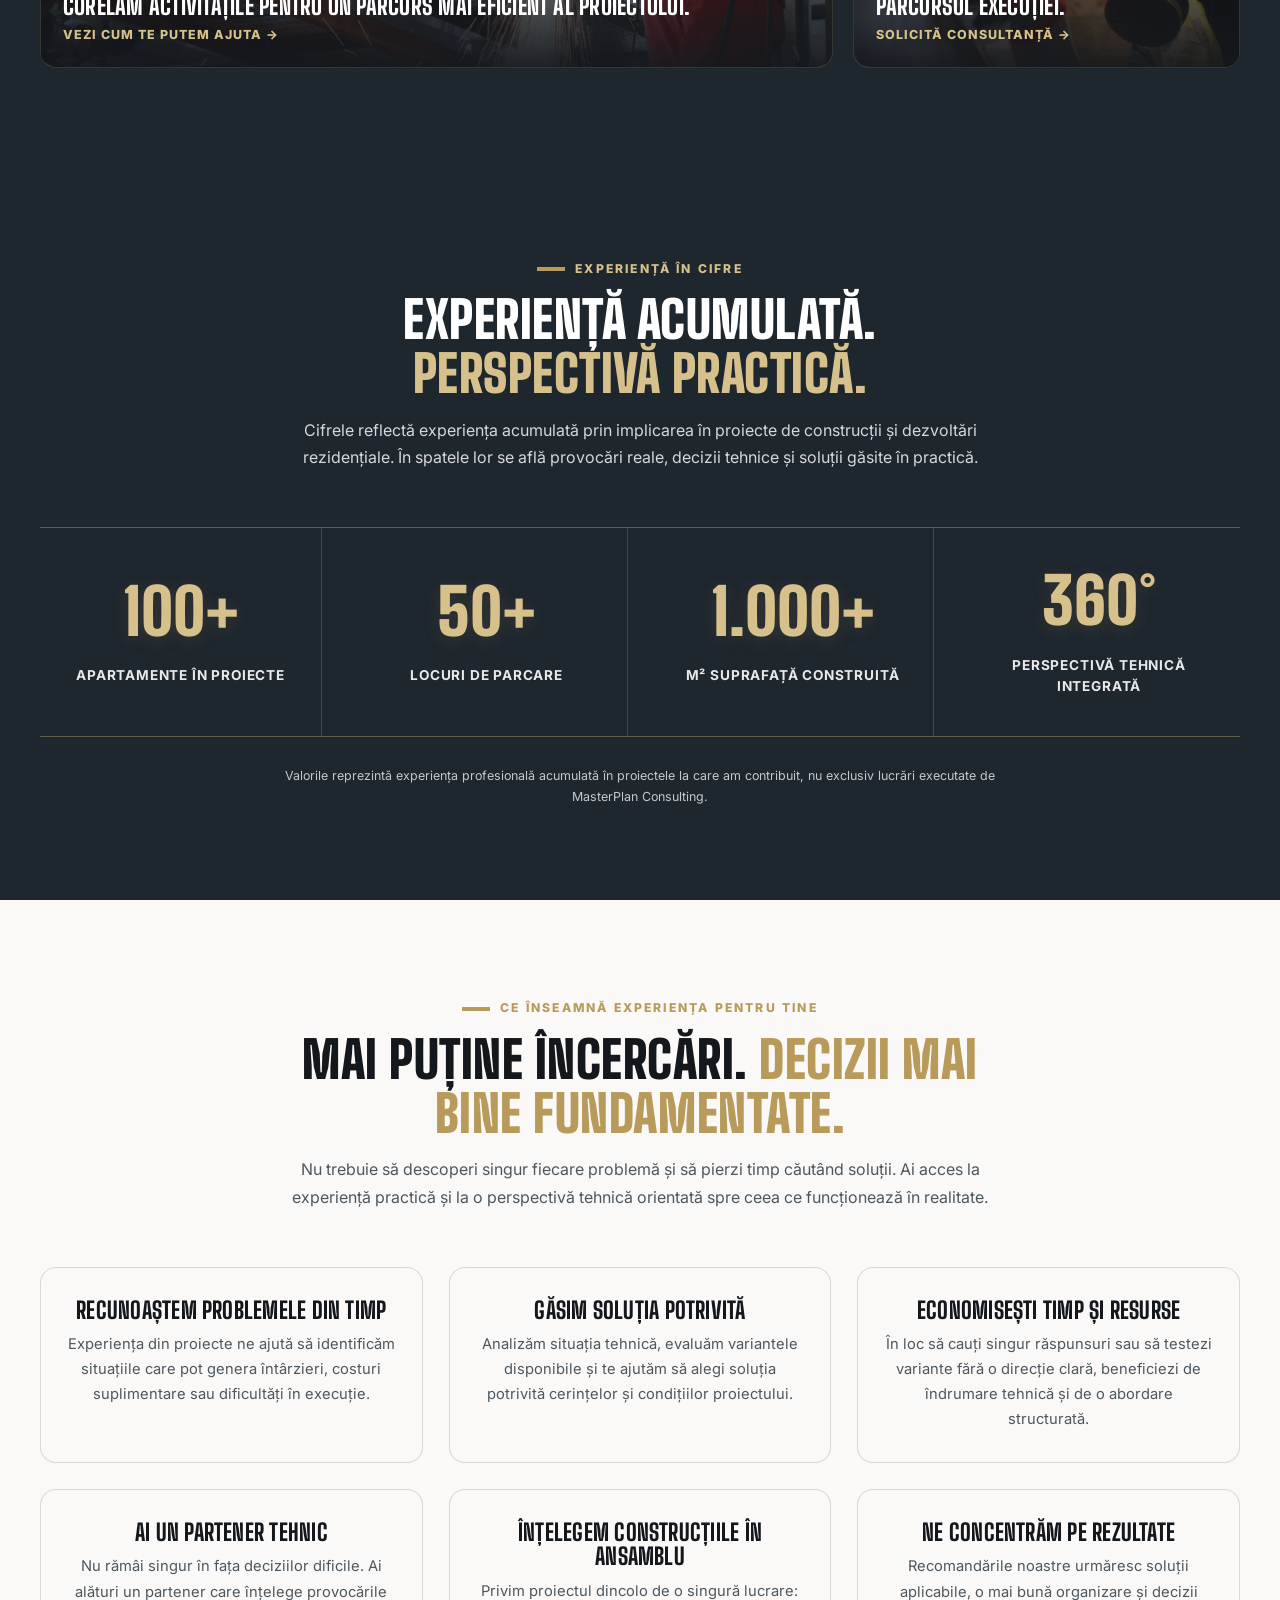
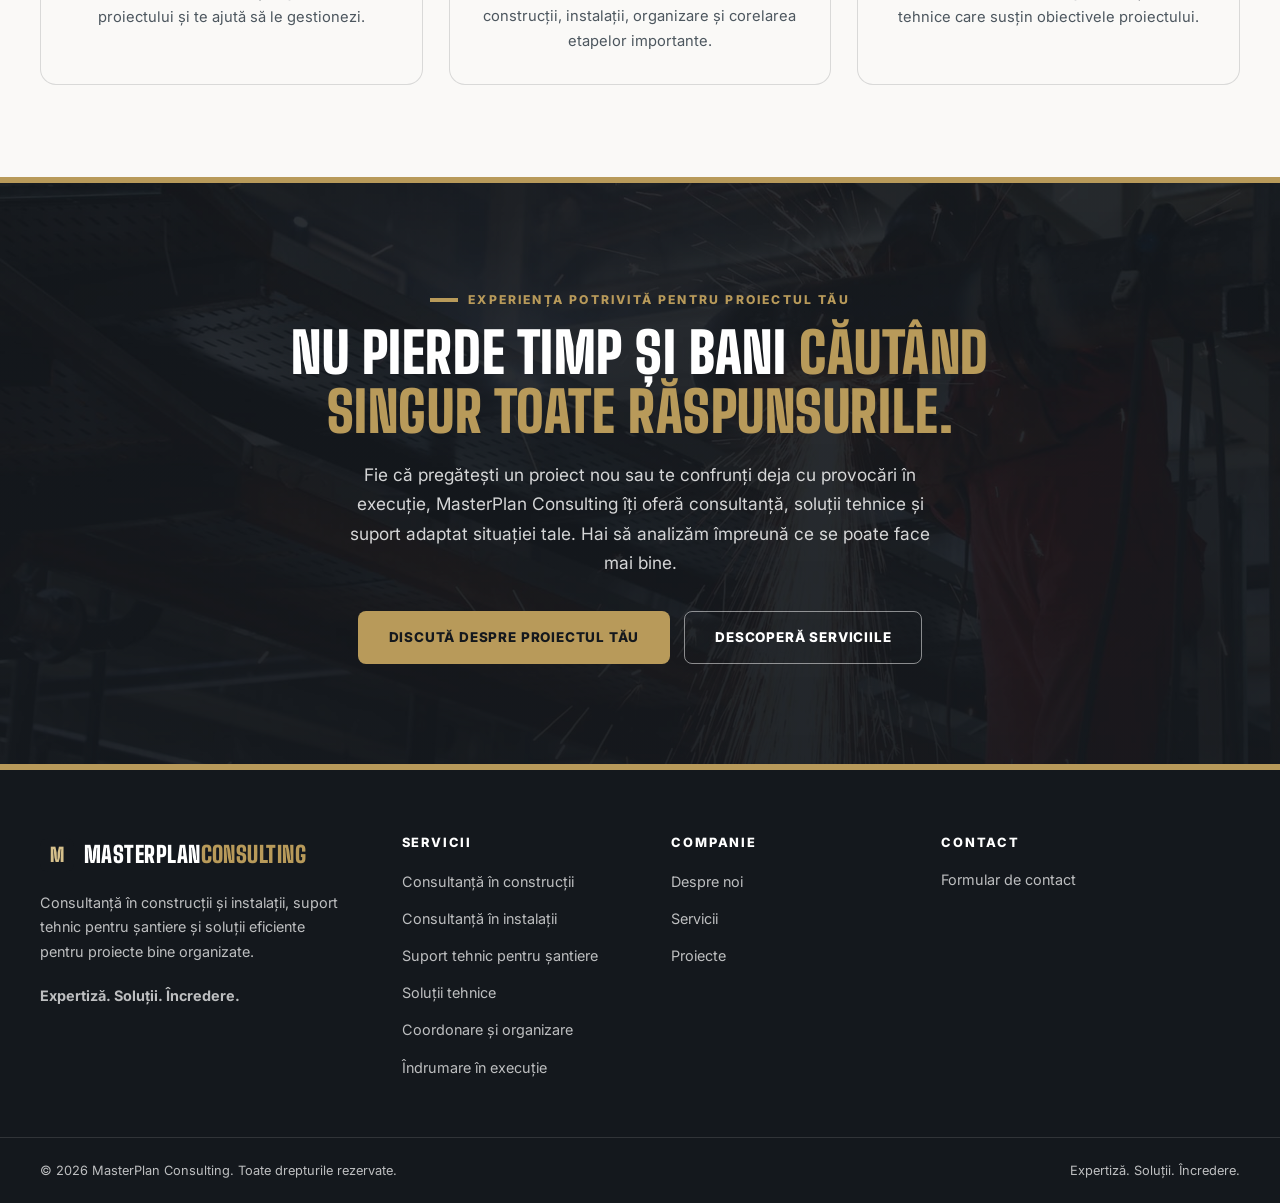
<file: project.html>
<!DOCTYPE html>
<html lang="ro">
<head>
  <meta charset="UTF-8">
  <meta name="viewport" content="width=device-width, initial-scale=1.0">

  <title>Proiecte și experiență — MasterPlan Consulting</title>

  <meta
    name="description"
    content="Descoperă experiența MasterPlan Consulting în construcții și proiecte rezidențiale: peste 100 de apartamente, 50 de locuri de parcare și peste 1.000 m² de suprafață construită în proiecte."
  >

  <link
    rel="icon"
    href="data:image/svg+xml,%3Csvg xmlns='http://www.w3.org/2000/svg' viewBox='0 0 64 64'%3E%3Crect width='64' height='64' rx='12' fill='%2314181d'/%3E%3Cpath d='M16 32 L32 16 L48 32 L40 32 L40 48 L24 48 L24 32 Z' fill='%23b89a5a'/%3E%3C/svg%3E"
  >

  <link rel="preconnect" href="https://fonts.googleapis.com">
  <link rel="preconnect" href="https://fonts.gstatic.com" crossorigin>

  <link
    href="https://fonts.googleapis.com/css2?family=Big+Shoulders+Display:wght@600;700;800;900&family=Inter:wght@400;500;600;700;800&display=swap"
    rel="stylesheet"
  >

  <link rel="stylesheet" href="assets/css/style.css">
</head>

<body>

  <a class="skip-link" href="#main">Sari la conținut</a>

  <!-- Shared topbar -->
  <div id="topbar-placeholder"></div>

  <!-- Shared header -->
  <div id="header-placeholder"></div>


  <main id="main">

    <!-- PAGE BANNER -->
    <section class="page-banner">
      <div class="container">

        <p class="eyebrow">Experiență care face diferența</p>

        <h1>
          Cunoaștem provocările.
          <em>Găsim soluțiile.</em>
        </h1>

        <p>
          În construcții, experiența nu înseamnă doar să cunoști
          teoria. Înseamnă să știi ce poate apărea pe parcurs,
          să identifici din timp problemele și să găsești soluții
          tehnice eficiente. Exact această experiență o aducem
          în fiecare colaborare.
        </p>

      </div>
    </section>


    <!-- PROJECT EXPERIENCE -->
    <section class="section section-dark">
      <div class="container">

        <div class="section-head reveal">

          <p class="eyebrow">Experiență practică</p>

          <h2 class="section-title">
            Nu învățăm din problemele tale.
            <em>Venim cu experiența celor întâlnite deja.</em>
          </h2>

          <p>
            Am fost implicați în proiecte în care fiecare etapă
            a adus provocări tehnice, decizii importante și situații
            care au necesitat soluții concrete. Astăzi, folosim
            această experiență pentru a-i ajuta pe clienții noștri
            să evite greșelile costisitoare și să aleagă mai bine.
          </p>

        </div>


        <div class="bento-grid">

          <div class="bento-item bento-wide reveal">
            <img
              src="assets/img/img-1920x1080-1.jpg"
              alt="Ansamblu rezidențial și proiect de locuințe colective"
              loading="lazy"
            >

            <div class="bento-overlay">
              <span class="tag">Dezvoltări rezidențiale</span>
              <h3>Înțelegem ce presupune un proiect de la început până la final.</h3>
              <a href="contact.html" class="bento-link">
                Discută despre proiectul tău <span>→</span>
              </a>
            </div>
          </div>


          <div class="bento-item bento-tall reveal">
            <img
              src="assets/img/img-1920x1080-2.jpg"
              alt="Clădire rezidențială și spații construite"
              loading="lazy"
            >

            <div class="bento-overlay">
              <span class="tag">Construcții rezidențiale</span>
              <h3>Experiență în proiecte cu peste 100 de apartamente.</h3>
              <a href="contact.html" class="bento-link">
                Hai să discutăm <span>→</span>
              </a>
            </div>
          </div>


          <div class="bento-item reveal">
            <img
              src="assets/img/img-1920x1080-3.jpg"
              alt="Detalii constructive și soluții tehnice"
              loading="lazy"
            >

            <div class="bento-overlay">
              <span class="tag">Soluții tehnice</span>
              <h3>Identificăm problemele și alegem soluțiile potrivite.</h3>
              <a href="service.html" class="bento-link">
                Descoperă serviciile <span>→</span>
              </a>
            </div>
          </div>


          <div class="bento-item reveal">
            <img
              src="assets/img/img-1920x1080-1.jpg"
              alt="Spații de parcare într-un proiect rezidențial"
              loading="lazy"
            >

            <div class="bento-overlay">
              <span class="tag">Parcări și amenajări</span>
              <h3>Experiență în organizarea spațiilor și a zonelor funcționale.</h3>
              <a href="contact.html" class="bento-link">
                Discută cu noi <span>→</span>
              </a>
            </div>
          </div>


          <div class="bento-item bento-wide reveal">
            <img
              src="assets/img/img-1920x1080-2.jpg"
              alt="Amenajări exterioare și infrastructură"
              loading="lazy"
            >

            <div class="bento-overlay">
              <span class="tag">Organizare și coordonare</span>
              <h3>Corelăm activitățile pentru un parcurs mai eficient al proiectului.</h3>
              <a href="service.html" class="bento-link">
                Vezi cum te putem ajuta <span>→</span>
              </a>
            </div>
          </div>


          <div class="bento-item reveal">
            <img
              src="assets/img/img-1920x1080-3.jpg"
              alt="Elemente constructive și detalii de execuție"
              loading="lazy"
            >

            <div class="bento-overlay">
              <span class="tag">Suport tehnic</span>
              <h3>Sprijin pentru decizii corecte pe parcursul execuției.</h3>
              <a href="contact.html" class="bento-link">
                Solicită consultanță <span>→</span>
              </a>
            </div>
          </div>

        </div>


      </div>
    </section>


    <!-- EXPERIENCE IN NUMBERS -->
    <section class="section section-concrete">
      <div class="container">

        <div class="section-head reveal">

          <p class="eyebrow">Experiență în cifre</p>

          <h2 class="section-title">
            Experiență acumulată.
            <em>Perspectivă practică.</em>
          </h2>

          <p>
            Cifrele reflectă experiența acumulată prin implicarea
            în proiecte de construcții și dezvoltări rezidențiale.
            În spatele lor se află provocări reale, decizii tehnice
            și soluții găsite în practică.
          </p>

        </div>


        <div class="stat-band">

          <div class="stat-item reveal">
            <span class="stat-num">100+</span>
            <span class="stat-label">
              Apartamente în proiecte
            </span>
          </div>

          <div class="stat-item reveal">
            <span class="stat-num">50+</span>
            <span class="stat-label">
              Locuri de parcare
            </span>
          </div>

          <div class="stat-item reveal">
            <span class="stat-num">1.000+</span>
            <span class="stat-label">
              m² suprafață construită
            </span>
          </div>

          <div class="stat-item reveal">
            <span class="stat-num">360°</span>
            <span class="stat-label">
              Perspectivă tehnică integrată
            </span>
          </div>

        </div>

        <p class="stat-disclaimer">
          Valorile reprezintă experiența profesională acumulată
          în proiectele la care am contribuit, nu exclusiv lucrări
          executate de MasterPlan Consulting.
        </p>

      </div>
    </section>


    <!-- WHAT EXPERIENCE MEANS -->
    <section class="section">
      <div class="container">

        <div class="section-head reveal">

          <p class="eyebrow">Ce înseamnă experiența pentru tine</p>

          <h2 class="section-title">
            Mai puține încercări.
            <em>Decizii mai bine fundamentate.</em>
          </h2>

          <p class="section-sub">
            Nu trebuie să descoperi singur fiecare problemă și
            să pierzi timp căutând soluții. Ai acces la experiență
            practică și la o perspectivă tehnică orientată spre
            ceea ce funcționează în realitate.
          </p>

        </div>


        <div class="value-grid">

          <div class="value-card reveal">
            <h3>Recunoaștem problemele din timp</h3>

            <p>
              Experiența din proiecte ne ajută să identificăm
              situațiile care pot genera întârzieri, costuri
              suplimentare sau dificultăți în execuție.
            </p>
          </div>


          <div class="value-card reveal">
            <h3>Găsim soluția potrivită</h3>

            <p>
              Analizăm situația tehnică, evaluăm variantele
              disponibile și te ajutăm să alegi soluția potrivită
              cerințelor și condițiilor proiectului.
            </p>
          </div>


          <div class="value-card reveal">
            <h3>Economisești timp și resurse</h3>

            <p>
              În loc să cauți singur răspunsuri sau să testezi
              variante fără o direcție clară, beneficiezi de
              îndrumare tehnică și de o abordare structurată.
            </p>
          </div>


          <div class="value-card reveal">
            <h3>Ai un partener tehnic</h3>

            <p>
              Nu rămâi singur în fața deciziilor dificile.
              Ai alături un partener care înțelege provocările
              proiectului și te ajută să le gestionezi.
            </p>
          </div>


          <div class="value-card reveal">
            <h3>Înțelegem construcțiile în ansamblu</h3>

            <p>
              Privim proiectul dincolo de o singură lucrare:
              construcții, instalații, organizare și corelarea
              etapelor importante.
            </p>
          </div>


          <div class="value-card reveal">
            <h3>Ne concentrăm pe rezultate</h3>

            <p>
              Recomandările noastre urmăresc soluții aplicabile,
              o mai bună organizare și decizii tehnice care
              susțin obiectivele proiectului.
            </p>
          </div>

        </div>
      </div>
    </section>


    <!-- CTA -->
    <section class="cta-section">
      <div class="container cta-inner reveal">

        <p class="eyebrow">Experiența potrivită pentru proiectul tău</p>

        <h2 class="cta-title">
          Nu pierde timp și bani
          <em>căutând singur toate răspunsurile.</em>
        </h2>

        <p class="cta-sub">
          Fie că pregătești un proiect nou sau te confrunți deja
          cu provocări în execuție, MasterPlan Consulting îți oferă
          consultanță, soluții tehnice și suport adaptat situației
          tale. Hai să analizăm împreună ce se poate face mai bine.
        </p>

        <div class="cta-actions">

          <a href="contact.html" class="btn btn-primary">
            Discută despre proiectul tău
          </a>

          <a href="service.html" class="btn btn-ghost-dark">
            Descoperă serviciile
          </a>

        </div>

      </div>
    </section>

  </main>


  <!-- Shared footer -->
  <div id="footer-placeholder"></div>


  <!-- Back to top -->
  <button class="back-to-top" aria-label="Înapoi sus">
    &#8593;
  </button>


  <!-- Scripts -->
  <script src="assets/js/components.js"></script>
  <script src="assets/js/main.js"></script>

</body>
</html>
</file>
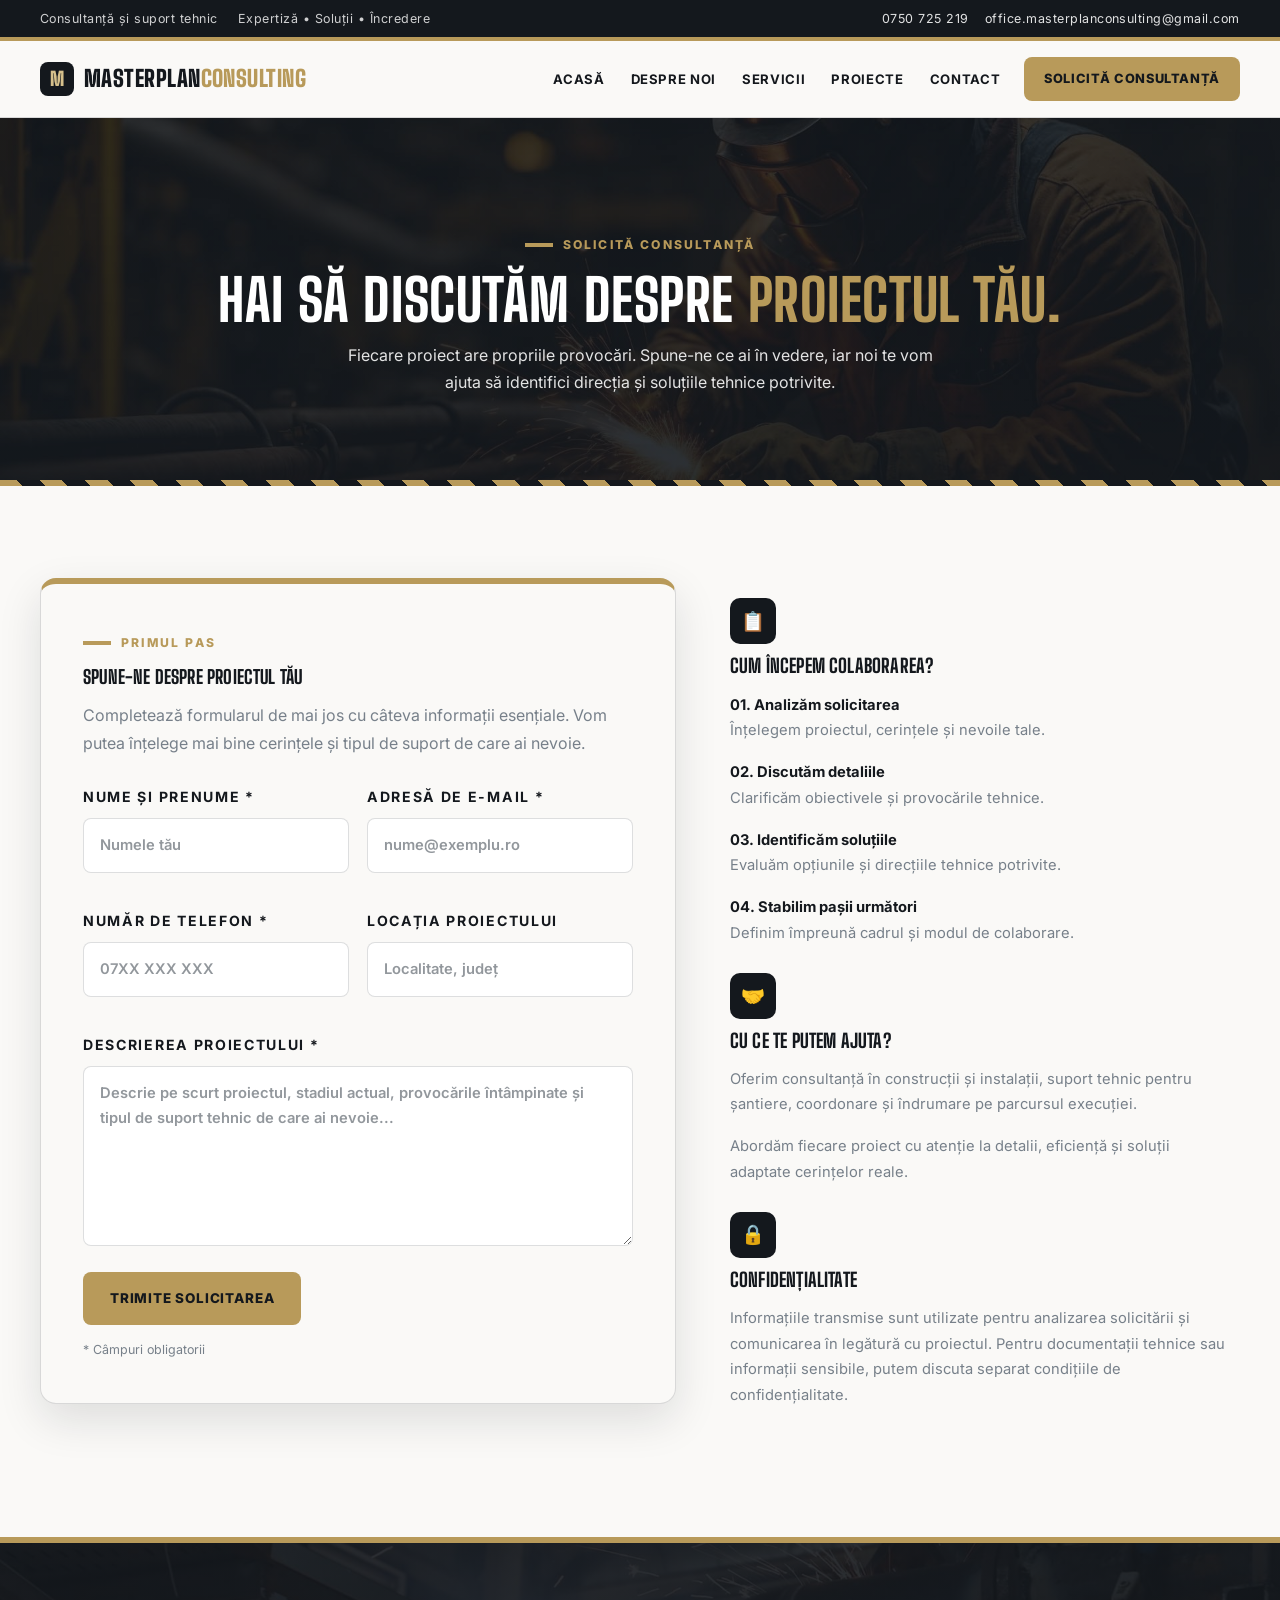
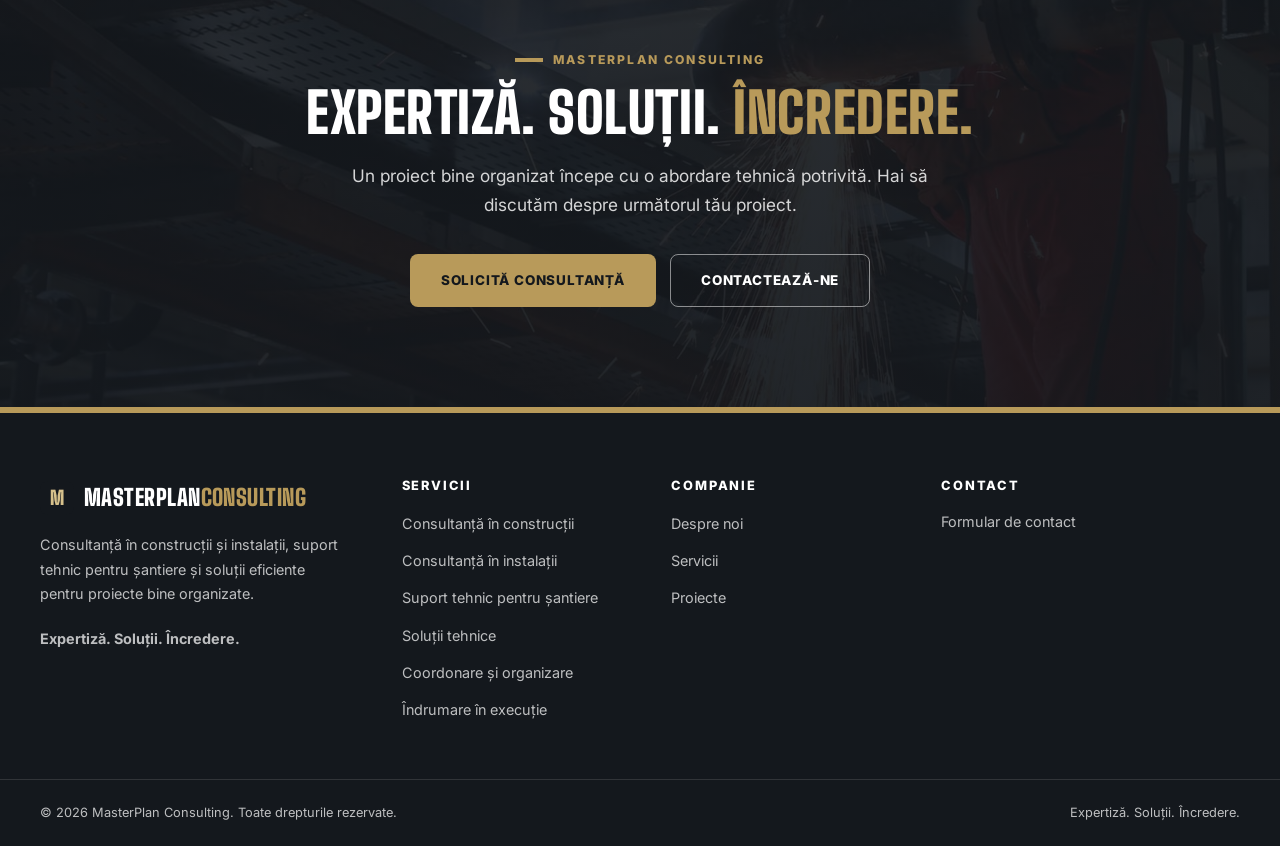
<file: quote.html>
<!DOCTYPE html>
<html lang="ro">
<head>
  <meta charset="UTF-8">
  <meta name="viewport" content="width=device-width, initial-scale=1.0">

  <title>Solicită consultanță — MasterPlan Consulting</title>

  <meta name="description" content="Solicită consultanță tehnică pentru proiectul tău. MasterPlan Consulting oferă consultanță în construcții și instalații, suport tehnic și soluții eficiente.">

  <link rel="icon" href="data:image/svg+xml,%3Csvg xmlns='http://www.w3.org/2000/svg' viewBox='0 0 64 64'%3E%3Crect width='64' height='64' rx='12' fill='%2314181d'/%3E%3Cpath d='M16 32 L32 16 L48 32 L40 32 L40 48 L24 48 L24 32 Z' fill='%23b89a5a'/%3E%3C/svg%3E">

  <link rel="preconnect" href="https://fonts.googleapis.com">
  <link rel="preconnect" href="https://fonts.gstatic.com" crossorigin>

  <link href="https://fonts.googleapis.com/css2?family=Big+Shoulders+Display:wght@600;700;800;900&family=Inter:wght@400;500;600;700;800&display=swap" rel="stylesheet">

  <link rel="stylesheet" href="assets/css/style.css">
</head>

<body>

  <a class="skip-link" href="#main">Sari la conținut</a>

  <div id="topbar-placeholder"></div>
  <div id="header-placeholder"></div>

  <main id="main">

    <!-- PAGE BANNER -->
    <section class="page-banner">
      <div class="container">

        <p class="eyebrow">Solicită consultanță</p>

        <h1>
          Hai să discutăm despre
          <em>proiectul tău.</em>
        </h1>

        <p>
          Fiecare proiect are propriile provocări. Spune-ne ce ai în vedere,
          iar noi te vom ajuta să identifici direcția și soluțiile tehnice potrivite.
        </p>

      </div>
    </section>


    <!-- CONSULTATION FORM -->
    <section class="section">
      <div class="container">

        <div class="contact-grid">

          <!-- LEFT: FORM -->
          <div class="form-card reveal">

            <p class="eyebrow">Primul pas</p>

            <h3>Spune-ne despre proiectul tău</h3>

            <p>
              Completează formularul de mai jos cu câteva informații esențiale.
              Vom putea înțelege mai bine cerințele și tipul de suport de care ai nevoie.
            </p>

            <form data-form novalidate>

              <!-- NAME + EMAIL -->
              <div class="form-row">

                <div class="form-field">
                  <label for="q-name">Nume și prenume *</label>

                  <input
                    id="q-name"
                    type="text"
                    name="name"
                    placeholder="Numele tău"
                    autocomplete="name"
                    required>
                </div>

                <div class="form-field">
                  <label for="q-email">Adresă de e-mail *</label>

                  <input
                    id="q-email"
                    type="email"
                    name="email"
                    placeholder="nume@exemplu.ro"
                    autocomplete="email"
                    required>
                </div>

              </div>


              <!-- PHONE + LOCATION -->
              <div class="form-row">

                <div class="form-field">
                  <label for="q-phone">Număr de telefon *</label>

                  <input
                    id="q-phone"
                    type="tel"
                    name="phone"
                    placeholder="07XX XXX XXX"
                    autocomplete="tel"
                    required>
                </div>

                <div class="form-field">
                  <label for="q-location">Locația proiectului</label>

                  <input
                    id="q-location"
                    type="text"
                    name="location"
                    placeholder="Localitate, județ">
                </div>

              </div>


              <!-- PROJECT DESCRIPTION -->
              <div class="form-field">

                <label for="q-desc">Descrierea proiectului *</label>

                <textarea
                  id="q-desc"
                  name="description"
                  rows="6"
                  placeholder="Descrie pe scurt proiectul, stadiul actual, provocările întâmpinate și tipul de suport tehnic de care ai nevoie..."
                  required></textarea>

              </div>


              <!-- SUBMIT -->
              <button type="submit" class="btn btn-primary">
                Trimite solicitarea
              </button>

              <p class="form-msg form-ok">
                Mulțumim pentru solicitare! Vom analiza informațiile transmise.
              </p>

              <p class="form-msg form-err">
                Te rugăm să completezi corect toate câmpurile obligatorii.
              </p>

              <p class="form-note">
                * Câmpuri obligatorii
              </p>

            </form>

          </div>


          <!-- RIGHT: INFORMATION -->
          <div class="info-list reveal">

            <div class="info-ico">📋</div>

            <h3>Cum începem colaborarea?</h3>

            <p>
              <strong>01. Analizăm solicitarea</strong><br>
              Înțelegem proiectul, cerințele și nevoile tale.
            </p>

            <p>
              <strong>02. Discutăm detaliile</strong><br>
              Clarificăm obiectivele și provocările tehnice.
            </p>

            <p>
              <strong>03. Identificăm soluțiile</strong><br>
              Evaluăm opțiunile și direcțiile tehnice potrivite.
            </p>

            <p>
              <strong>04. Stabilim pașii următori</strong><br>
              Definim împreună cadrul și modul de colaborare.
            </p>


            <div class="info-ico">🤝</div>

            <h3>Cu ce te putem ajuta?</h3>

            <p>
              Oferim consultanță în construcții și instalații,
              suport tehnic pentru șantiere, coordonare și îndrumare
              pe parcursul execuției.
            </p>

            <p>
              Abordăm fiecare proiect cu atenție la detalii,
              eficiență și soluții adaptate cerințelor reale.
            </p>


            <div class="info-ico">🔒</div>

            <h3>Confidențialitate</h3>

            <p>
              Informațiile transmise sunt utilizate pentru analizarea
              solicitării și comunicarea în legătură cu proiectul.
              Pentru documentații tehnice sau informații sensibile,
              putem discuta separat condițiile de confidențialitate.
            </p>

          </div>

        </div>

      </div>
    </section>


    <!-- CTA -->
    <section class="cta-section">

      <div class="container cta-inner reveal">

        <p class="eyebrow">MasterPlan Consulting</p>

        <h2 class="cta-title">
          Expertiză. Soluții.
          <em>Încredere.</em>
        </h2>

        <p class="cta-sub">
          Un proiect bine organizat începe cu o abordare tehnică potrivită.
          Hai să discutăm despre următorul tău proiect.
        </p>

        <div class="cta-actions">

          <a href="quote.html" class="btn btn-primary">
            Solicită consultanță
          </a>

          <a href="contact.html" class="btn btn-ghost-dark">
            Contactează-ne
          </a>

        </div>

      </div>

    </section>

  </main>


  <div id="footer-placeholder"></div>

  <button class="back-to-top" aria-label="Înapoi sus">
    &#8593;
  </button>

  <script src="assets/js/components.js"></script>
  <script src="assets/js/main.js"></script>

</body>
</html>
</file>
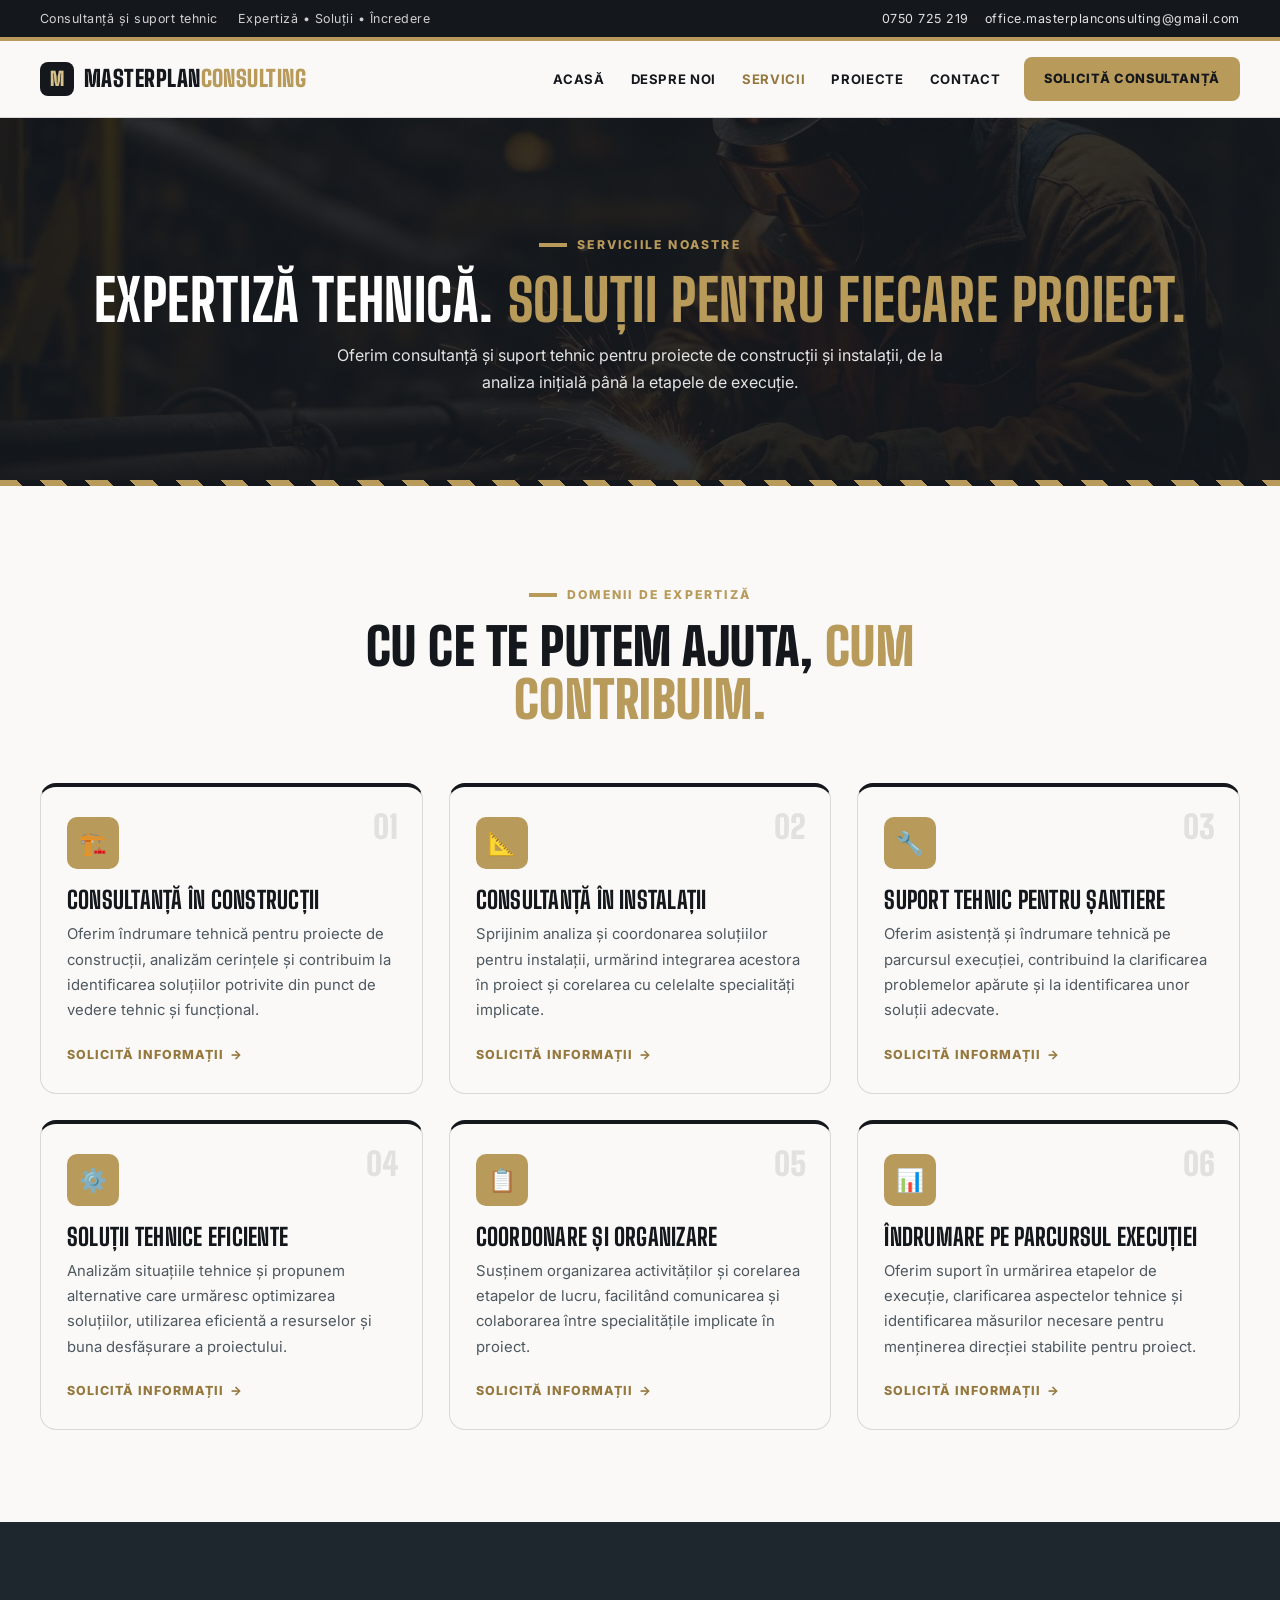
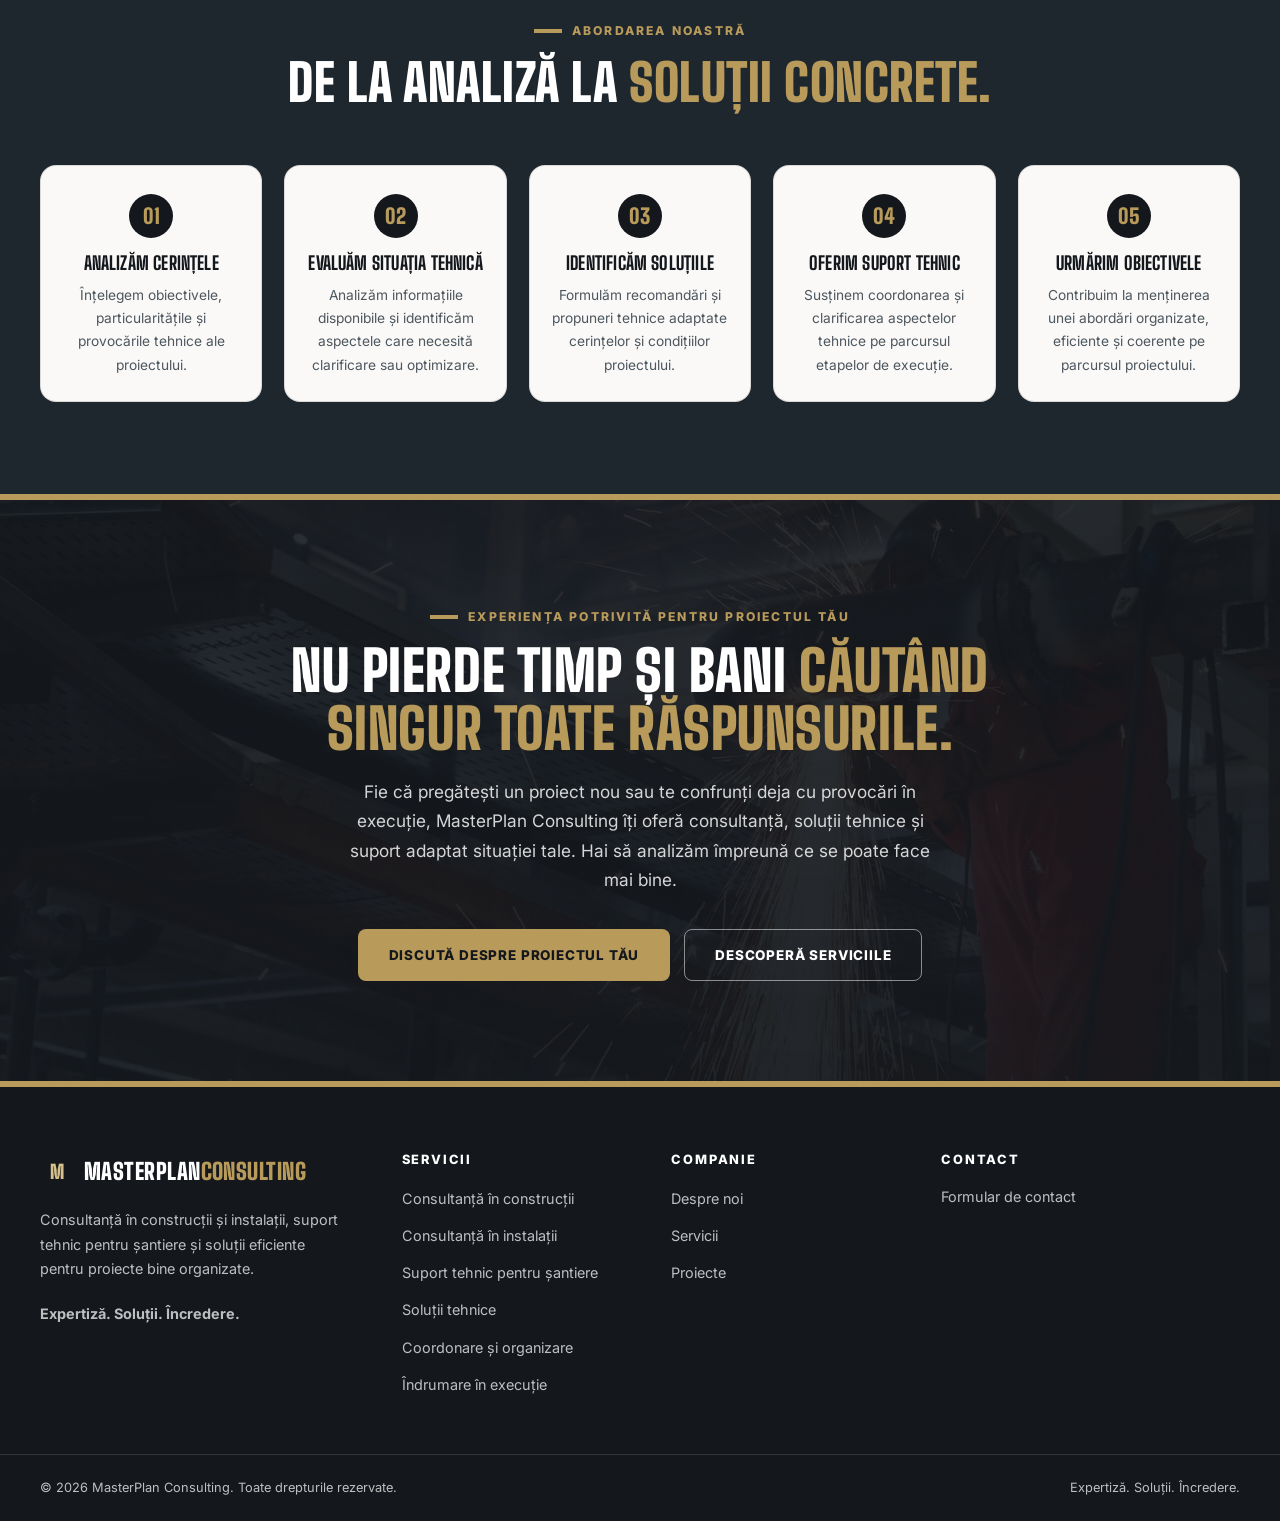
<file: service.html>
<!DOCTYPE html>
<html lang="ro">
<head>
  <meta charset="UTF-8">
  <meta name="viewport" content="width=device-width, initial-scale=1.0">

  <title>Servicii — MasterPlan Consulting</title>

  <meta
    name="description"
    content="Descoperă serviciile MasterPlan Consulting: consultanță în construcții și instalații, suport tehnic pentru șantiere, soluții tehnice, coordonare și îndrumare în execuție."
  >

  <link
    rel="icon"
    href="data:image/svg+xml,%3Csvg xmlns='http://www.w3.org/2000/svg' viewBox='0 0 64 64'%3E%3Crect width='64' height='64' rx='12' fill='%2314181d'/%3E%3Cpath d='M16 32 L32 16 L48 32 L40 32 L40 48 L24 48 L24 32 Z' fill='%23b89a5a'/%3E%3C/svg%3E"
  >

  <link rel="preconnect" href="https://fonts.googleapis.com">
  <link rel="preconnect" href="https://fonts.gstatic.com" crossorigin>

  <link
    href="https://fonts.googleapis.com/css2?family=Big+Shoulders+Display:wght@600;700;800;900&family=Inter:wght@400;500;600;700;800&display=swap"
    rel="stylesheet"
  >

  <link rel="stylesheet" href="assets/css/style.css">
</head>

<body>

  <a class="skip-link" href="#main">Sari la conținut</a>

  <!-- Shared topbar -->
  <div id="topbar-placeholder"></div>

  <!-- Shared header -->
  <div id="header-placeholder"></div>


  <main id="main">

    <!-- Page banner -->
    <section class="page-banner">
      <div class="container">

        <p class="eyebrow">Serviciile noastre</p>

        <h1>
          Expertiză tehnică.
          <em>Soluții pentru fiecare proiect.</em>
        </h1>

        <p>
          Oferim consultanță și suport tehnic pentru proiecte de
          construcții și instalații, de la analiza inițială până
          la etapele de execuție.
        </p>


      </div>
    </section>


    <!-- Services -->
    <section class="section">
      <div class="container">

        <div class="section-head reveal">

          <p class="eyebrow">Domenii de expertiză</p>

          <h2 class="section-title">
            Cu ce te putem ajuta,
            <em>cum contribuim.</em>
          </h2>

        </div>

        <div class="spec-grid">

          <div class="spec-card reveal">
            <span class="spec-num">01</span>
            <span class="spec-icon">🏗️</span>

            <h3>Consultanță în construcții</h3>

            <p>
              Oferim îndrumare tehnică pentru proiecte de construcții,
              analizăm cerințele și contribuim la identificarea
              soluțiilor potrivite din punct de vedere tehnic și
              funcțional.
            </p>

            <a href="contact.html" class="spec-link">
              Solicită informații <span class="arrow">→</span>
            </a>
          </div>


          <div class="spec-card reveal">
            <span class="spec-num">02</span>
            <span class="spec-icon">📐</span>

            <h3>Consultanță în instalații</h3>

            <p>
              Sprijinim analiza și coordonarea soluțiilor pentru
              instalații, urmărind integrarea acestora în proiect
              și corelarea cu celelalte specialități implicate.
            </p>

            <a href="contact.html" class="spec-link">
              Solicită informații <span class="arrow">→</span>
            </a>
          </div>


          <div class="spec-card reveal">
            <span class="spec-num">03</span>
            <span class="spec-icon">🔧</span>

            <h3>Suport tehnic pentru șantiere</h3>

            <p>
              Oferim asistență și îndrumare tehnică pe parcursul
              execuției, contribuind la clarificarea problemelor
              apărute și la identificarea unor soluții adecvate.
            </p>

            <a href="contact.html" class="spec-link">
              Solicită informații <span class="arrow">→</span>
            </a>
          </div>


          <div class="spec-card reveal">
            <span class="spec-num">04</span>
            <span class="spec-icon">⚙️</span>

            <h3>Soluții tehnice eficiente</h3>

            <p>
              Analizăm situațiile tehnice și propunem alternative
              care urmăresc optimizarea soluțiilor, utilizarea
              eficientă a resurselor și buna desfășurare a proiectului.
            </p>

            <a href="contact.html" class="spec-link">
              Solicită informații <span class="arrow">→</span>
            </a>
          </div>


          <div class="spec-card reveal">
            <span class="spec-num">05</span>
            <span class="spec-icon">📋</span>

            <h3>Coordonare și organizare</h3>

            <p>
              Susținem organizarea activităților și corelarea
              etapelor de lucru, facilitând comunicarea și
              colaborarea între specialitățile implicate în proiect.
            </p>

            <a href="contact.html" class="spec-link">
              Solicită informații <span class="arrow">→</span>
            </a>
          </div>


          <div class="spec-card reveal">
            <span class="spec-num">06</span>
            <span class="spec-icon">📊</span>

            <h3>Îndrumare pe parcursul execuției</h3>

            <p>
              Oferim suport în urmărirea etapelor de execuție,
              clarificarea aspectelor tehnice și identificarea
              măsurilor necesare pentru menținerea direcției
              stabilite pentru proiect.
            </p>

            <a href="contact.html" class="spec-link">
              Solicită informații <span class="arrow">→</span>
            </a>
          </div>

        </div>
      </div>
    </section>


    <!-- How we work -->
    <section class="section section-dark">
      <div class="container">

        <div class="section-head reveal">

          <p class="eyebrow">Abordarea noastră</p>

          <h2 class="section-title">
            De la analiză la
            <em>soluții concrete.</em>
          </h2>

        </div>

        <div class="shift-grid">

          <div class="shift-step reveal">
            <span class="shift-num">01</span>

            <h3>Analizăm cerințele</h3>

            <p>
              Înțelegem obiectivele, particularitățile și
              provocările tehnice ale proiectului.
            </p>
          </div>


          <div class="shift-step reveal">
            <span class="shift-num">02</span>

            <h3>Evaluăm situația tehnică</h3>

            <p>
              Analizăm informațiile disponibile și identificăm
              aspectele care necesită clarificare sau optimizare.
            </p>
          </div>


          <div class="shift-step reveal">
            <span class="shift-num">03</span>

            <h3>Identificăm soluțiile</h3>

            <p>
              Formulăm recomandări și propuneri tehnice adaptate
              cerințelor și condițiilor proiectului.
            </p>
          </div>


          <div class="shift-step reveal">
            <span class="shift-num">04</span>

            <h3>Oferim suport tehnic</h3>

            <p>
              Susținem coordonarea și clarificarea aspectelor
              tehnice pe parcursul etapelor de execuție.
            </p>
          </div>


          <div class="shift-step reveal">
            <span class="shift-num">05</span>

            <h3>Urmărim obiectivele</h3>

            <p>
              Contribuim la menținerea unei abordări organizate,
              eficiente și coerente pe parcursul proiectului.
            </p>
          </div>

        </div>
      </div>
    </section>


 <!-- CTA -->
    <section class="cta-section">
      <div class="container cta-inner reveal">

        <p class="eyebrow">Experiența potrivită pentru proiectul tău</p>

        <h2 class="cta-title">
          Nu pierde timp și bani
          <em>căutând singur toate răspunsurile.</em>
        </h2>

        <p class="cta-sub">
          Fie că pregătești un proiect nou sau te confrunți deja
          cu provocări în execuție, MasterPlan Consulting îți oferă
          consultanță, soluții tehnice și suport adaptat situației
          tale. Hai să analizăm împreună ce se poate face mai bine.
        </p>

        <div class="cta-actions">

          <a href="contact.html" class="btn btn-primary">
            Discută despre proiectul tău
          </a>

          <a href="service.html" class="btn btn-ghost-dark">
            Descoperă serviciile
          </a>

        </div>

      </div>
    </section>


  </main>


  <!-- Shared footer -->
  <div id="footer-placeholder"></div>


  <!-- Back to top -->
  <button class="back-to-top" aria-label="Înapoi sus">
    &#8593;
  </button>


  <!-- Scripts -->
  <script src="assets/js/components.js"></script>
  <script src="assets/js/main.js"></script>

</body>
</html>
</file>
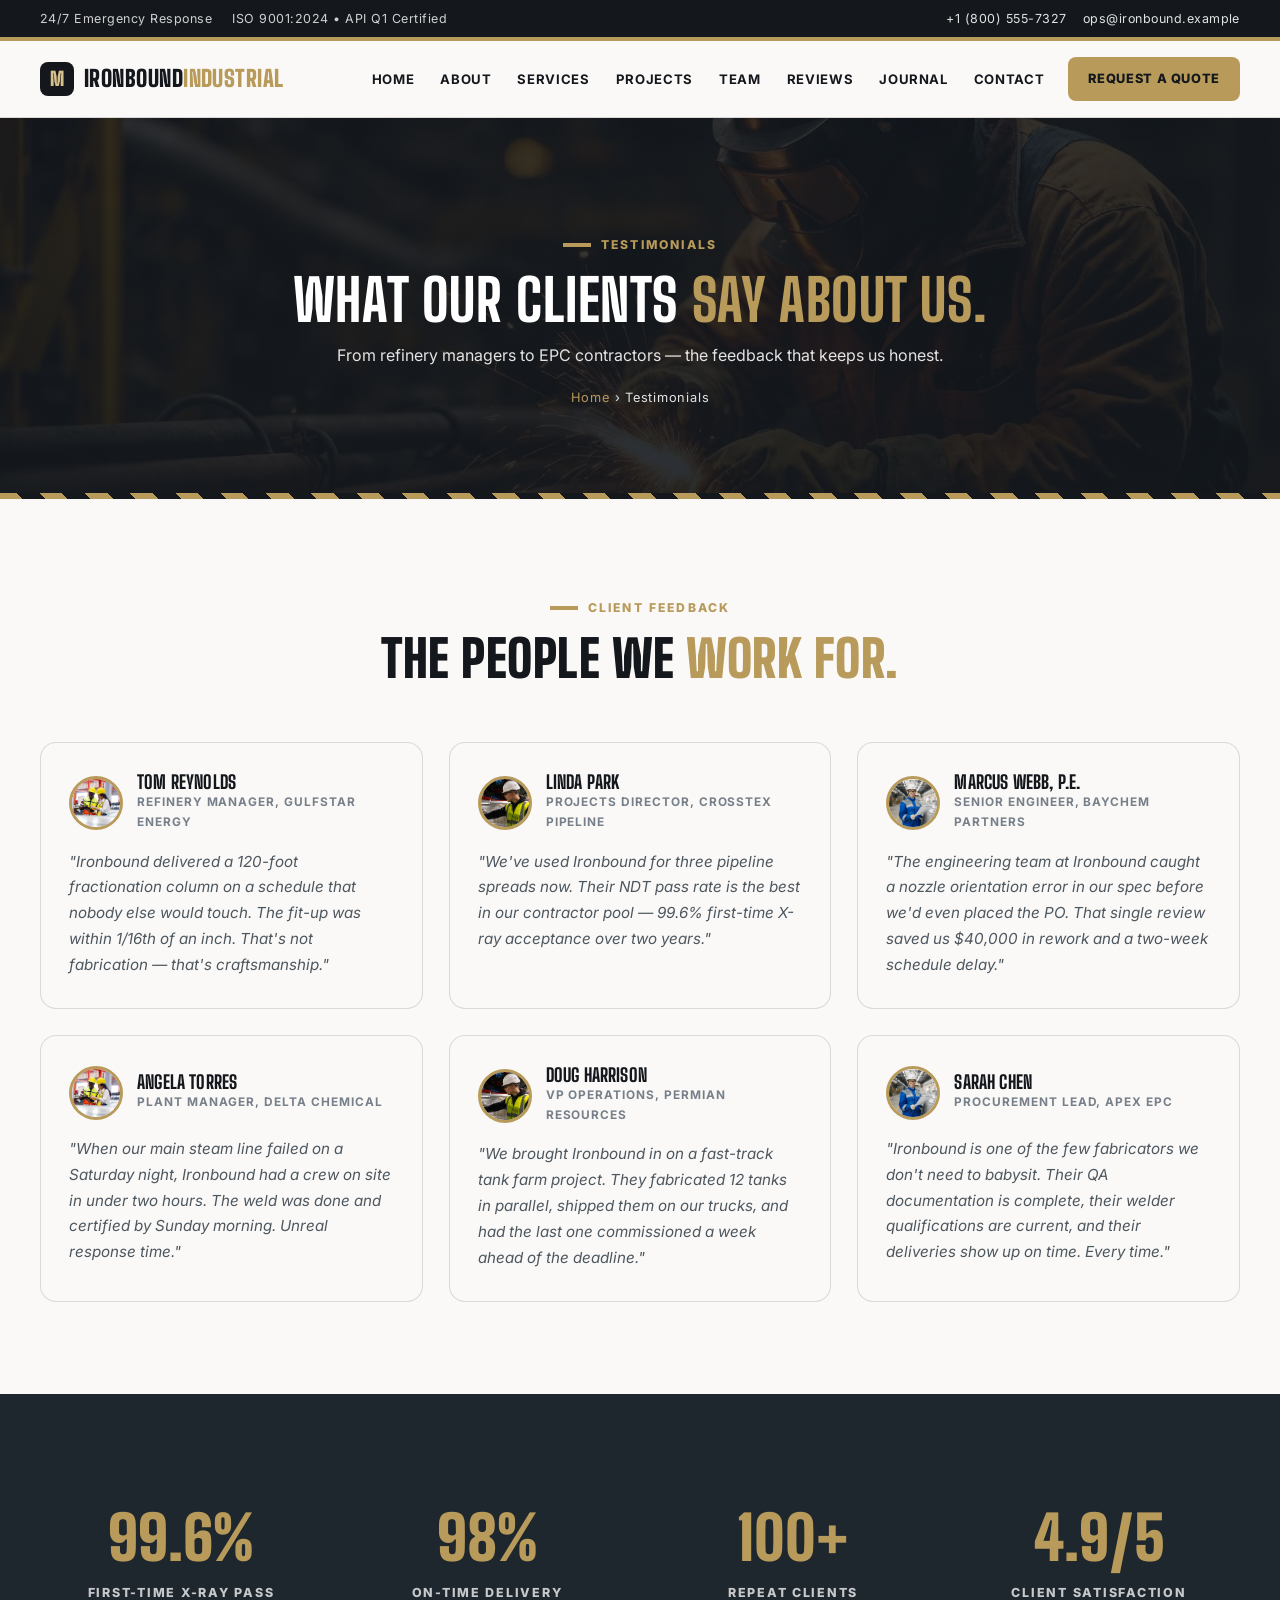
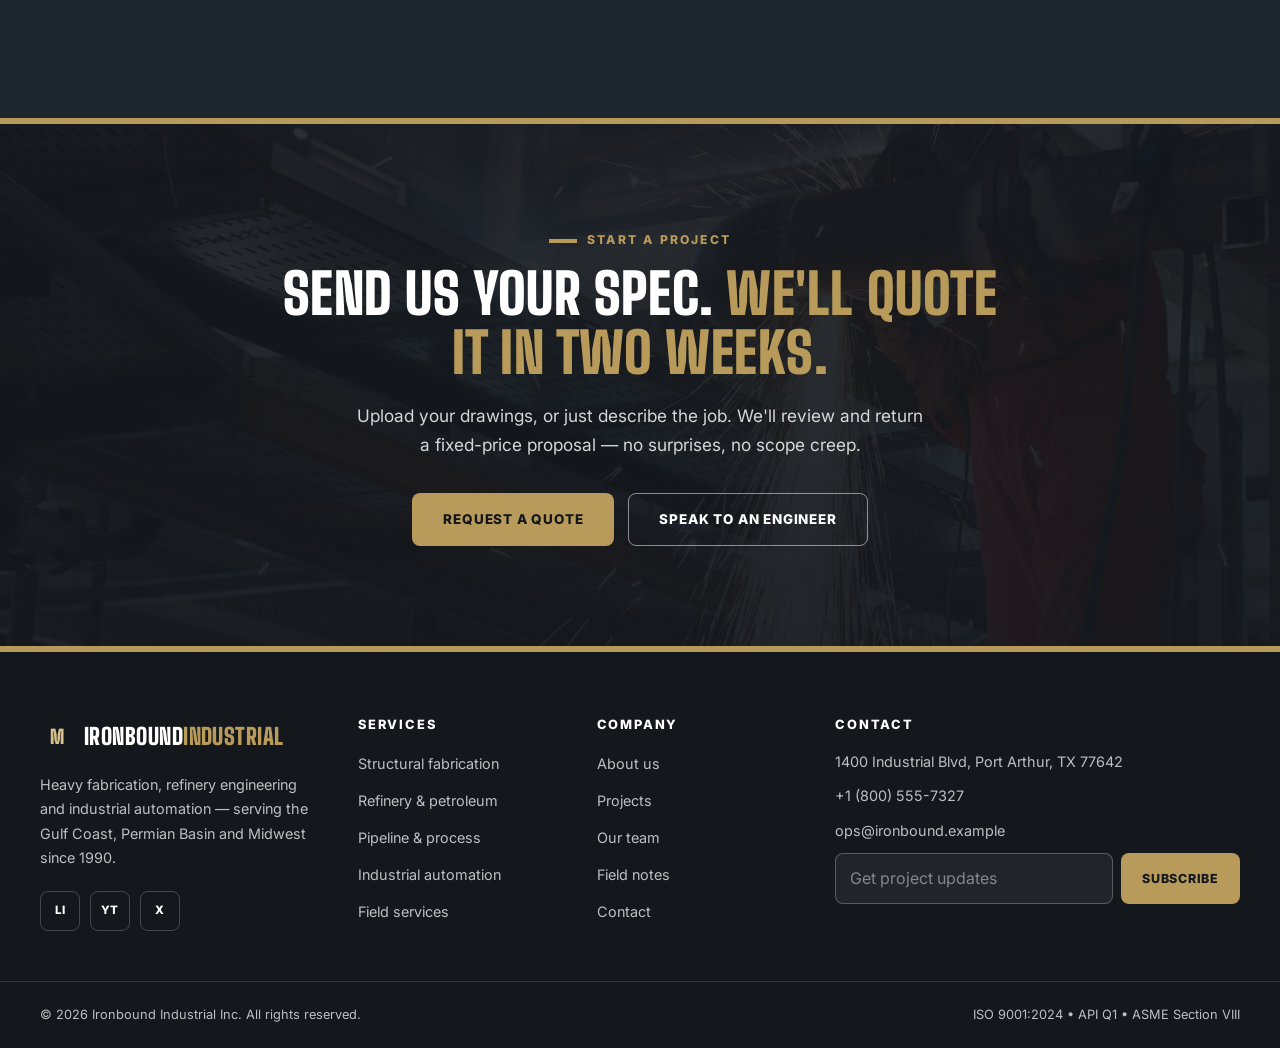
<file: testimonial.html>
<!DOCTYPE html>
<html lang="en">
<head>
  <meta charset="UTF-8">
  <meta name="viewport" content="width=device-width, initial-scale=1.0">
  <title>Testimonials — Ironbound Industrial</title>
  <meta name="description" content="What our clients say about Ironbound Industrial: 99.6% first-time X-ray pass rate, 98% on-time delivery, 100+ repeat clients over 35 years.">
  <link rel="icon" href="data:image/svg+xml,%3Csvg xmlns='http://www.w3.org/2000/svg' viewBox='0 0 64 64'%3E%3Crect width='64' height='64' rx='12' fill='%2314181d'/%3E%3Cpath d='M16 32 L32 16 L48 32 L40 32 L40 48 L24 48 L24 32 Z' fill='%23e8701a'/%3E%3C/svg%3E">
  <link rel="preconnect" href="https://fonts.googleapis.com">
  <link rel="preconnect" href="https://fonts.gstatic.com" crossorigin>
  <link href="https://fonts.googleapis.com/css2?family=Big+Shoulders+Display:wght@600;700;800;900&family=Inter:wght@400;500;600;700;800&display=swap" rel="stylesheet">
  <link rel="stylesheet" href="assets/css/style.css">
</head>
<body>
  <a class="skip-link" href="#main">Skip to content</a>



<div class="topbar">
    <div class="container topbar-inner">
      <p class="topbar-item">24/7 Emergency Response</p>
      <p class="topbar-item topbar-mid">ISO 9001:2024 &bull; API Q1 Certified</p>
      <p class="topbar-item topbar-end">
        <a href="tel:+18005557327">+1 (800) 555-7327</a>
        <a href="mailto:ops@ironbound.example">ops@ironbound.example</a>
      </p>
    </div>
  </div>

  <header class="site-header" id="top">
    <div class="container nav-wrap">
      <a href="index.html" class="brand">
        <span class="brand-mark" aria-hidden="true"></span>
        <span class="brand-text">Ironbound<span>Industrial</span></span>
      </a>
      <button class="nav-toggle" aria-label="Toggle menu" aria-expanded="false" aria-controls="site-nav">&#9776;</button>
      <nav class="nav-links" id="site-nav" aria-label="Primary">
        <a href="index.html" class="nav-link">Home</a>
        <a href="about.html" class="nav-link">About</a>
        <a href="service.html" class="nav-link">Services</a>
        <a href="project.html" class="nav-link">Projects</a>
        <a href="team.html" class="nav-link">Team</a>
        <a href="testimonial.html" class="nav-link">Reviews</a>
        <a href="blog.html" class="nav-link">Journal</a>
        <a href="contact.html" class="nav-link">Contact</a>
        <a href="quote.html" class="nav-cta">Request a Quote</a>
      </nav>
    </div>
  </header>

  <main id="main">
    <section class="page-banner">
      <div class="container">
        <p class="eyebrow">Testimonials</p>
        <h1>What our clients <em>say about us.</em></h1>
        <p>From refinery managers to EPC contractors — the feedback that keeps us honest.</p>
        <p class="crumb"><a href="index.html">Home</a> › Testimonials</p>
      </div>
    </section>

    <section class="section">
      <div class="container">
        <div class="section-head reveal">
          <p class="eyebrow">Client feedback</p>
          <h2 class="section-title">The people we <em>work for.</em></h2>
        </div>
        <div class="tst-grid">
          <div class="tst-card reveal">
            <div class="tst-head">
              <img src="assets/img/img-1000x1000-1.jpg" alt="Tom Reynolds" class="tst-avatar" loading="lazy">
              <div>
                <h3>Tom Reynolds</h3>
                <p class="tst-role">Refinery Manager, GulfStar Energy</p>
              </div>
            </div>
            <p>"Ironbound delivered a 120-foot fractionation column on a schedule that nobody else would touch. The fit-up was within 1/16th of an inch. That's not fabrication — that's craftsmanship."</p>
          </div>
          <div class="tst-card reveal">
            <div class="tst-head">
              <img src="assets/img/img-1000x1000-2.jpg" alt="Linda Park" class="tst-avatar" loading="lazy">
              <div>
                <h3>Linda Park</h3>
                <p class="tst-role">Projects Director, Crosstex Pipeline</p>
              </div>
            </div>
            <p>"We've used Ironbound for three pipeline spreads now. Their NDT pass rate is the best in our contractor pool — 99.6% first-time X-ray acceptance over two years."</p>
          </div>
          <div class="tst-card reveal">
            <div class="tst-head">
              <img src="assets/img/img-1000x1000-3.jpg" alt="Marcus Webb" class="tst-avatar" loading="lazy">
              <div>
                <h3>Marcus Webb, P.E.</h3>
                <p class="tst-role">Senior Engineer, BayChem Partners</p>
              </div>
            </div>
            <p>"The engineering team at Ironbound caught a nozzle orientation error in our spec before we'd even placed the PO. That single review saved us $40,000 in rework and a two-week schedule delay."</p>
          </div>
          <div class="tst-card reveal">
            <div class="tst-head">
              <img src="assets/img/img-1000x1000-1.jpg" alt="Angela Torres" class="tst-avatar" loading="lazy">
              <div>
                <h3>Angela Torres</h3>
                <p class="tst-role">Plant Manager, Delta Chemical</p>
              </div>
            </div>
            <p>"When our main steam line failed on a Saturday night, Ironbound had a crew on site in under two hours. The weld was done and certified by Sunday morning. Unreal response time."</p>
          </div>
          <div class="tst-card reveal">
            <div class="tst-head">
              <img src="assets/img/img-1000x1000-2.jpg" alt="Doug Harrison" class="tst-avatar" loading="lazy">
              <div>
                <h3>Doug Harrison</h3>
                <p class="tst-role">VP Operations, Permian Resources</p>
              </div>
            </div>
            <p>"We brought Ironbound in on a fast-track tank farm project. They fabricated 12 tanks in parallel, shipped them on our trucks, and had the last one commissioned a week ahead of the deadline."</p>
          </div>
          <div class="tst-card reveal">
            <div class="tst-head">
              <img src="assets/img/img-1000x1000-3.jpg" alt="Sarah Chen" class="tst-avatar" loading="lazy">
              <div>
                <h3>Sarah Chen</h3>
                <p class="tst-role">Procurement Lead, Apex EPC</p>
              </div>
            </div>
            <p>"Ironbound is one of the few fabricators we don't need to babysit. Their QA documentation is complete, their welder qualifications are current, and their deliveries show up on time. Every time."</p>
          </div>
        </div>
      </div>
    </section>

    <section class="section section-dark">
      <div class="container">
        <div class="stat-band">
          <div class="stat-item reveal"><span class="stat-num">99.6%</span><span class="stat-label">First-time X-ray pass</span></div>
          <div class="stat-item reveal"><span class="stat-num">98%</span><span class="stat-label">On-time delivery</span></div>
          <div class="stat-item reveal"><span class="stat-num">100+</span><span class="stat-label">Repeat clients</span></div>
          <div class="stat-item reveal"><span class="stat-num">4.9/5</span><span class="stat-label">Client satisfaction</span></div>
        </div>
      </div>
    </section>

    <section class="cta-section">
      <div class="container cta-inner reveal">
        <p class="eyebrow">Start a project</p>
        <h2 class="cta-title">Send us your spec. <em>We'll quote it in two weeks.</em></h2>
        <p class="cta-sub">Upload your drawings, or just describe the job. We'll review and return a fixed-price proposal — no surprises, no scope creep.</p>
        <div class="cta-actions">
          <a href="quote.html" class="btn btn-primary">Request a quote</a>
          <a href="contact.html" class="btn btn-ghost-dark">Speak to an engineer</a>
        </div>
      </div>
    </section>
  </main>
<footer class="site-footer">
    <div class="container footer-grid">
      <div class="footer-col">
        <a href="index.html" class="brand footer-brand">
          <span class="brand-mark" aria-hidden="true"></span>
          <span class="brand-text">Ironbound<span>Industrial</span></span>
        </a>
        <p>Heavy fabrication, refinery engineering and industrial automation — serving the Gulf Coast, Permian Basin and Midwest since 1990.</p>
        <div class="footer-social">
          <a href="https://linkedin.com" target="_blank" rel="noopener" aria-label="LinkedIn">LI</a>
          <a href="https://youtube.com" target="_blank" rel="noopener" aria-label="YouTube">YT</a>
          <a href="https://twitter.com" target="_blank" rel="noopener" aria-label="Twitter">X</a>
        </div>
      </div>
      <div class="footer-col">
        <h3>Services</h3>
        <ul class="footer-links">
          <li><a href="service.html">Structural fabrication</a></li>
          <li><a href="service.html">Refinery &amp; petroleum</a></li>
          <li><a href="service.html">Pipeline &amp; process</a></li>
          <li><a href="service.html">Industrial automation</a></li>
          <li><a href="service.html">Field services</a></li>
        </ul>
      </div>
      <div class="footer-col">
        <h3>Company</h3>
        <ul class="footer-links">
          <li><a href="about.html">About us</a></li>
          <li><a href="project.html">Projects</a></li>
          <li><a href="team.html">Our team</a></li>
          <li><a href="blog.html">Field notes</a></li>
          <li><a href="contact.html">Contact</a></li>
        </ul>
      </div>
      <div class="footer-col">
        <h3>Contact</h3>
        <ul class="footer-links footer-contact">
          <li>1400 Industrial Blvd, Port Arthur, TX 77642</li>
          <li><a href="tel:+18005557327">+1 (800) 555-7327</a></li>
          <li><a href="mailto:ops@ironbound.example">ops@ironbound.example</a></li>
        </ul>
        <form class="newsletter" data-form novalidate>
          <label for="nl-email" class="sr-only">Email for project updates</label>
          <input id="nl-email" type="email" name="email" placeholder="Get project updates" required>
          <button type="submit" class="btn btn-primary btn-sm">Subscribe</button>
          <p class="form-msg form-ok">You're in — quarterly project digest, no spam.</p>
          <p class="form-msg form-err">Please enter a valid email address.</p>
        </form>
      </div>
    </div>
    <div class="footer-bottom">
      <div class="container">
        <p>© <span data-year>2026</span> Ironbound Industrial Inc. All rights reserved.</p>
        <p>ISO 9001:2024 &bull; API Q1 &bull; ASME Section VIII</p>
      </div>
    </div>
  </footer>

  <button class="back-to-top" aria-label="Back to top">&#8593;</button>
  <script src="assets/js/main.js"></script>
</body>
</html>
</file>
<file: assets/css/style.css>
/* ==========================================================================
   MASTERPLAN CONSULTING — Construcții & instalații
   Design system: charcoal graphite + champagne gold + concrete + steel
   Display: Big Shoulders Display  ·  Body: Inter
   ========================================================================== */

:root {
  /* Color */
  --clr-ink: #14181d;
  --clr-graphite: #1e262e;
  --clr-graphite-2: #27303a;

  --clr-gold: #b89a5a;
  --clr-gold-light: #d6c08b;
  --clr-gold-deep: #96783e;

  /* Compatibility aliases */
  --clr-amber: var(--clr-gold);
  --clr-amber-deep: var(--clr-gold-deep);

  --clr-concrete: #f0eeeb;
  --clr-cream: #faf9f7;
  --clr-steel: #b8bec4;

  --clr-text: #4d575f;
  --clr-text-soft: #77808a;
  --clr-muted: #77808a;

  --clr-line: rgba(20, 24, 29, 0.14);

  /* Type */
  --font-display: "Big Shoulders Display", "Arial Narrow", sans-serif;
  --font-body: "Inter", -apple-system, "Segoe UI", sans-serif;

  /* Shape & motion */
  --radius: 10px;
  --radius-lg: 16px;

  --shadow: 0 16px 44px rgba(20, 24, 29, 0.12);
  --shadow-lg: 0 28px 64px rgba(20, 24, 29, 0.2);

  --transition: 0.3s ease;

  /* Layout */
  --container: 1200px;
  --nav-h: 76px;
}

/* ---------- Hazard stripes ---------- */

.hazard {
  background-image: repeating-linear-gradient(
    45deg,
    var(--clr-amber) 0 14px,
    var(--clr-ink) 14px 28px
  );
}

/* ---------- Reset & base ---------- */

*,
*::before,
*::after {
  box-sizing: border-box;
  margin: 0;
  padding: 0;
}

html {
  scroll-behavior: smooth;
  -webkit-text-size-adjust: 100%;
}

body {
  font-family: var(--font-body);
  font-size: 1rem;
  line-height: 1.7;
  color: var(--clr-text);
  background: var(--clr-cream);
  overflow-x: hidden;
}

img {
  display: block;
  max-width: 100%;
  height: auto;
}

a {
  color: inherit;
  text-decoration: none;
}

ul {
  list-style: none;
}

button,
input,
select,
textarea {
  font: inherit;
  color: inherit;
}

button {
  cursor: pointer;
  background: none;
  border: 0;
}

h1,
h2,
h3,
h4 {
  font-family: var(--font-display);
  font-weight: 800;
  color: var(--clr-ink);
  line-height: 1.05;
  letter-spacing: 0.01em;
  text-transform: uppercase;
}

em {
  font-style: normal;
  color: var(--clr-amber);
}

.container {
  width: min(var(--container), 100% - 2 * 24px);
  margin-inline: auto;
}

.sr-only {
  position: absolute;
  width: 1px;
  height: 1px;
  padding: 0;
  margin: -1px;
  overflow: hidden;
  clip: rect(0 0 0 0);
  white-space: nowrap;
  border: 0;
}

.skip-link {
  position: absolute;
  left: -999px;
  top: 8px;
  background: var(--clr-amber);
  color: var(--clr-ink);
  padding: 10px 18px;
  border-radius: 8px;
  z-index: 2000;
  font-weight: 700;
}

.skip-link:focus {
  left: 8px;
}

/* ---------- Topbar ---------- */

.topbar {
  background: var(--clr-ink);
  color: rgba(255, 255, 255, 0.8);
  font-size: 0.78rem;
  letter-spacing: 0.04em;
  border-bottom: 4px solid var(--clr-amber);
}

.topbar-inner {
  display: flex;
  align-items: center;
  gap: 20px;
  padding: 8px 0;
}

.topbar-item {
  display: inline-flex;
  align-items: center;
  gap: 7px;
}

.topbar-item a {
  color: rgba(255, 255, 255, 0.88);
}

.topbar-item a:hover {
  color: var(--clr-amber);
}

.topbar-end {
  margin-left: auto;
  display: inline-flex;
  gap: 16px;
}

/* ---------- Header / nav ---------- */

.site-header {
  position: sticky;
  top: 0;
  z-index: 1000;
  width: 100%;
  background: rgba(250, 249, 247, 0.96);
  backdrop-filter: blur(10px);
  border-bottom: 1px solid var(--clr-line);
}

.nav-wrap {
  display: flex;
  align-items: center;
  gap: 28px;
  min-height: var(--nav-h);
  position: relative;
}

.brand {
  display: inline-flex;
  align-items: center;
  gap: 10px;
  font-family: var(--font-display);
  font-size: 1.42rem;
  font-weight: 900;
  color: var(--clr-ink);
  text-transform: uppercase;
  letter-spacing: 0.02em;
  white-space: nowrap;
  flex-shrink: 0;
}

.brand-mark {
  width: 34px;
  height: 34px;
  position: relative;
  background: var(--clr-ink);
  border-radius: 8px;
  flex-shrink: 0;
}

.brand-mark::before {
  content: "M";
  position: absolute;
  inset: 0;
  display: grid;
  place-items: center;
  font-family: var(--font-display);
  font-weight: 900;
  font-size: 1.2rem;
  color: var(--clr-gold-light);
}

.brand-text span {
  color: var(--clr-gold);
}

.nav-links {
  display: flex;
  align-items: center;
  gap: 2px;
  margin-left: auto;
}

.nav-link {
  display: inline-flex;
  align-items: center;
  padding: 8px 12px;
  font-size: 0.82rem;
  font-weight: 700;
  text-transform: uppercase;
  letter-spacing: 0.05em;
  color: var(--clr-ink);
  border-radius: 8px;
  transition: color var(--transition), background var(--transition);
}

.nav-link:hover {
  color: var(--clr-gold-deep);
  background: rgba(184, 154, 90, 0.10);
}

.nav-link.active {
  color: var(--clr-gold-deep);
}

.nav-cta {
  display: inline-flex;
  align-items: center;
  justify-content: center;
  margin-left: 10px;
  padding: 11px 20px;
  background: var(--clr-gold);
  color: var(--clr-ink);
  font-size: 0.8rem;
  font-weight: 800;
  text-transform: uppercase;
  letter-spacing: 0.05em;
  border-radius: 8px;
  transition: background var(--transition), transform var(--transition);
}

.nav-cta:hover {
  background: var(--clr-gold-light);
  color: var(--clr-ink);
  transform: translateY(-1px);
}

.nav-toggle {
  display: none;
  margin-left: auto;
  font-size: 1.6rem;
  line-height: 1;
  color: var(--clr-ink);
  width: 44px;
  height: 44px;
  border-radius: 8px;
  border: 1px solid var(--clr-line);
  align-items: center;
  justify-content: center;
}

/* ---------- Buttons ---------- */

.btn {
  display: inline-flex;
  align-items: center;
  justify-content: center;
  gap: 8px;
  padding: 14px 30px;
  font-size: 0.84rem;
  font-weight: 800;
  text-transform: uppercase;
  letter-spacing: 0.06em;
  border-radius: 8px;
  border: 1.5px solid transparent;
  transition:
    transform var(--transition),
    background var(--transition),
    color var(--transition),
    box-shadow var(--transition);
}

.btn:hover {
  transform: translateY(-2px);
}

.btn:focus-visible {
  outline: 3px solid var(--clr-amber);
  outline-offset: 2px;
}

.btn-primary {
  background: var(--clr-amber);
  color: var(--clr-ink);
}

.btn-primary:hover {
  background: var(--clr-amber-deep);
  box-shadow: 0 12px 28px rgba(184, 154, 90, 0.28);
  color: var(--clr-ink);
}

.btn-ghost {
  background: transparent;
  color: #fff;
  border-color: rgba(255, 255, 255, 0.55);
}

.btn-ghost:hover {
  border-color: #fff;
  background: rgba(255, 255, 255, 0.1);
}

.btn-outline {
  background: transparent;
  color: var(--clr-ink);
  border-color: var(--clr-ink);
}

.btn-outline:hover {
  background: var(--clr-ink);
  color: #fff;
}

.btn-ghost-dark {
  background: transparent;
  color: #fff;
  border-color: rgba(255, 255, 255, 0.5);
}

.btn-ghost-dark:hover {
  border-color: #fff;
  background: rgba(255, 255, 255, 0.08);
}

.btn-sm {
  padding: 11px 20px;
  font-size: 0.78rem;
}

/* ---------- Hero ---------- */

.hero {
  position: relative;
  min-height: 620px;
  display: flex;
  flex-direction: column;
  justify-content: center;
  color: #fff;
  overflow: hidden;
}

.hero-bg {
  position: absolute;
  inset: 0;
  z-index: -2;
}

.hero-bg img {
  position: absolute;
  inset: 0;
  width: 100%;
  height: 100%;
  object-fit: cover;
  opacity: 0;
  transition: opacity 1.2s ease;
}

.hero-bg img.active {
  opacity: 1;
}

.hero-shade {
  position: absolute;
  inset: 0;
  z-index: -1;
  background: linear-gradient(
    180deg,
    rgba(20, 24, 29, 0.78) 0%,
    rgba(20, 24, 29, 0.55) 50%,
    rgba(20, 24, 29, 0.88) 100%
  );
}

.hero-inner {
  padding: 120px 0 170px;
  max-width: 760px;
}

.hero-eyebrow {
  display: inline-flex;
  align-items: center;
  gap: 10px;
  font-size: 0.78rem;
  font-weight: 800;
  text-transform: uppercase;
  letter-spacing: 0.18em;
  color: #fff;
  margin-bottom: 22px;
}

.hero-eyebrow::before {
  content: "";
  width: 36px;
  height: 4px;
  background: var(--clr-amber);
}

.hero-title {
  font-size: clamp(2.6rem, 6vw, 4.6rem);
  font-weight: 900;
  color: #fff;
  margin-bottom: 20px;
}

.hero-title em {
  display: block;
  color: var(--clr-amber);
}

.hero-sub {
  font-size: clamp(1rem, 1.8vw, 1.18rem);
  color: rgba(255, 255, 255, 0.9);
  max-width: 560px;
  margin-bottom: 32px;
}

.hero-actions {
  display: flex;
  gap: 14px;
  flex-wrap: wrap;
}

/* ---------- Job ticket ---------- */

.job-ticket-wrap {
  position: relative;
  margin-top: -64px;
  z-index: 5;
  padding-bottom: 60px;
}

.job-ticket {
  background: var(--clr-cream);
  border: 1px solid var(--clr-line);
  border-left: 6px solid var(--clr-amber);
  border-radius: var(--radius-lg);
  box-shadow: var(--shadow-lg);
  overflow: hidden;
}

.jt-head {
  display: flex;
  justify-content: space-between;
  align-items: center;
  gap: 14px;
  padding: 14px 24px;
  background: var(--clr-ink);
  color: #fff;
  font-size: 0.8rem;
  font-weight: 700;
  text-transform: uppercase;
  letter-spacing: 0.08em;
}

.jt-ref {
  color: rgba(255, 255, 255, 0.8);
}

.jt-status em {
  color: var(--clr-amber);
  font-style: normal;
}

.jt-body {
  display: grid;
  grid-template-columns: repeat(4, 1fr);
  gap: 20px;
  padding: 24px;
}

.jt-label {
  display: block;
  font-size: 0.7rem;
  font-weight: 800;
  text-transform: uppercase;
  letter-spacing: 0.12em;
  color: var(--clr-text-soft);
  margin-bottom: 4px;
}

.jt-value {
  font-family: var(--font-display);
  font-size: 1.15rem;
  font-weight: 800;
  text-transform: uppercase;
  color: var(--clr-ink);
}

.jt-field {
  display: flex;
  flex-direction: column;
  justify-content: center;
  gap: 2px;
  padding: 14px 18px;
  background: var(--clr-concrete);
  border: 1px solid var(--clr-line);
  border-radius: var(--radius);
}

.jt-foot {
  display: flex;
  gap: 12px;
  padding: 0 24px 22px;
  flex-wrap: wrap;
}

/* ---------- Certification strip ---------- */

.cert-strip {
  background: var(--clr-concrete);
  border-bottom: 1px solid var(--clr-line);
}

.cert-strip .container {
  display: flex;
  flex-wrap: wrap;
  gap: 10px;
  justify-content: center;
  padding: 20px 0;
}

.cert-badge {
  font-size: 0.72rem;
  font-weight: 800;
  text-transform: uppercase;
  letter-spacing: 0.1em;
  color: var(--clr-ink);
  background: #fff;
  border: 1px solid var(--clr-line);
  border-radius: 999px;
  padding: 7px 16px;
}

/* ---------- Sections ---------- */

.section {
  padding: 92px 0;
}

.section-concrete {
  background: var(--clr-concrete);
}

.section-dark {
  background: var(--clr-ink);
}

.section-head {
  text-align: center;
  max-width: 700px;
  margin: 0 auto 56px;
}

.section-head.light * {
  color: #fff;
}

.section-head.light .section-sub {
  color: rgba(255, 255, 255, 0.7);
}

.section-head.light .eyebrow {
  color: var(--clr-amber);
}

.eyebrow {
  display: inline-flex;
  align-items: center;
  gap: 10px;
  font-size: 0.76rem;
  font-weight: 800;
  text-transform: uppercase;
  letter-spacing: 0.18em;
  color: var(--clr-amber);
  margin-bottom: 14px;
}

.eyebrow::before {
  content: "";
  width: 28px;
  height: 4px;
  background: var(--clr-amber);
}

.section-title {
  font-size: clamp(2.1rem, 4.2vw, 3.2rem);
  font-weight: 900;
  color: var(--clr-ink);
  margin-bottom: 16px;
  line-height: 1.05;
}

.section-dark .section-title {
  color: #fff;
}

.section-title em {
  color: var(--clr-amber);
}

/* Improve subtitle contrast on light sections */
.section-sub {
  color: var(--clr-text) !important;
}

/* Keep subtitles readable inside dark sections */
.section-dark .section-sub,
.section-dark .section-head .section-sub {
  color: rgba(255, 255, 255, 0.78) !important;
}

.section-cta {
  text-align: center;
  margin-top: 50px;
}

/* ---------- Spec grid ---------- */

.spec-grid {
  display: grid;
  grid-template-columns: repeat(3, 1fr);
  gap: 26px;
}

.spec-card {
  position: relative;
  background: var(--clr-cream);
  border: 1px solid var(--clr-line);
  border-top: 4px solid var(--clr-ink);
  border-radius: var(--radius-lg);
  padding: 30px 26px 26px;
  transition:
    transform var(--transition),
    box-shadow var(--transition),
    border-color var(--transition);
}

.spec-card:hover {
  transform: translateY(-5px);
  box-shadow: var(--shadow-lg);
  border-top-color: var(--clr-amber);
}

.spec-num {
  position: absolute;
  top: 24px;
  right: 24px;
  font-family: var(--font-display);
  font-size: 2rem;
  font-weight: 900;
  color: rgba(20, 24, 29, 0.1);
  line-height: 1;
}

.spec-icon {
  display: inline-grid;
  place-items: center;
  width: 52px;
  height: 52px;
  background: var(--clr-amber);
  color: var(--clr-ink);
  font-size: 1.4rem;
  border-radius: 10px;
  margin-bottom: 18px;
}

.spec-card h3 {
  font-size: 1.5rem;
  margin-bottom: 10px;
}

.spec-card p {
  font-size: 0.93rem;
  margin-bottom: 16px;
}

.spec-link {
  display: inline-flex;
  align-items: center;
  gap: 6px;
  font-size: 0.78rem;
  font-weight: 800;
  text-transform: uppercase;
  letter-spacing: 0.08em;
  color: var(--clr-amber-deep);
}

.spec-link:hover {
  color: var(--clr-ink);
}

.spec-arrow {
  transition: transform var(--transition);
}

.spec-link:hover .spec-arrow,
.spec-link:hover .arrow {
  transform: translateX(4px);
}

.arrow {
  display: inline-block;
  transition: transform var(--transition);
}

/* ---------- Stat band ---------- */

.stat-band {
  display: grid;
  grid-template-columns: repeat(4, 1fr);
  gap: 24px;
  text-align: center;
}

.stat-num {
  font-family: var(--font-display);
  font-size: clamp(2.6rem, 5vw, 3.8rem);
  font-weight: 900;
  color: var(--clr-amber);
  line-height: 1;
  margin-bottom: 10px;
}

.stat-label {
  font-size: 0.78rem;
  font-weight: 800;
  text-transform: uppercase;
  letter-spacing: 0.14em;
  color: rgba(255, 255, 255, 0.75);
}

.stat-item {
  display: flex;
  flex-direction: column;
  align-items: center;
  justify-content: center;
  gap: 4px;
  padding: 22px 12px;
  text-align: center;
}

/* ---------- Shift grid ---------- */

.shift-grid {
  display: grid;
  grid-template-columns: repeat(5, 1fr);
  gap: 22px;
  position: relative;
}

.shift-step {
  position: relative;
  background: var(--clr-cream);
  color: var(--clr-text);
  border: 1px solid var(--clr-line);
  border-radius: var(--radius-lg);
  padding: 28px 22px 24px;
  text-align: center;
  transition:
    transform var(--transition),
    box-shadow var(--transition);
}

.shift-step:hover {
  transform: translateY(-5px);
  box-shadow: var(--shadow-lg);
}

.shift-num {
  display: inline-grid;
  place-items: center;
  width: 44px;
  height: 44px;
  background: var(--clr-ink);
  color: var(--clr-amber);
  font-family: var(--font-display);
  font-weight: 900;
  font-size: 1.3rem;
  border-radius: 50%;
  margin-bottom: 16px;
}

.shift-step h3 {
  font-size: 1.15rem;
  margin-bottom: 10px;
}

.shift-step p {
  font-size: 0.86rem;
}

/* ---------- Bento grid / projects ---------- */

.bento-grid {
  display: grid;
  grid-template-columns: repeat(3, 1fr);
  grid-auto-rows: 240px;
  gap: 20px;
}

.bento-item {
  position: relative;
  border-radius: var(--radius-lg);
  overflow: hidden;
  transition:
    transform var(--transition),
    box-shadow var(--transition);
}

.bento-item:hover {
  transform: translateY(-4px);
  box-shadow: var(--shadow-lg);
}

.bento-item img {
  width: 100%;
  height: 100%;
  object-fit: cover;
}

.bento-overlay {
  position: absolute;
  inset: 0;
  display: flex;
  flex-direction: column;
  justify-content: flex-end;
  padding: 22px;
  background: linear-gradient(
    180deg,
    transparent 30%,
    rgba(20, 24, 29, 0.88) 100%
  );
  color: #fff;
}

.bento-tag {
  align-self: flex-start;
  font-size: 0.68rem;
  font-weight: 800;
  text-transform: uppercase;
  letter-spacing: 0.1em;
  background: var(--clr-amber);
  color: var(--clr-ink);
  padding: 4px 11px;
  border-radius: 999px;
  margin-bottom: 10px;
}

.bento-wide {
  grid-column: span 2;
}

.bento-tall {
  grid-row: span 2;
}

.tag {
  display: inline-block;
  align-self: flex-start;
  font-size: 0.68rem;
  font-weight: 800;
  text-transform: uppercase;
  letter-spacing: 0.1em;
  background: var(--clr-amber);
  color: var(--clr-ink);
  padding: 4px 11px;
  border-radius: 999px;
  margin-bottom: 10px;
}

.bento-overlay h3 {
  font-size: 1.5rem;
  color: #fff;
  margin-bottom: 6px;
}

.bento-link {
  font-size: 0.78rem;
  font-weight: 800;
  text-transform: uppercase;
  letter-spacing: 0.08em;
  color: var(--clr-amber);
}

.bento-link:hover {
  text-decoration: underline;
}

/* ---------- Testimonials ---------- */

.tst-grid {
  display: grid;
  grid-template-columns: repeat(3, 1fr);
  gap: 26px;
}

.tst-card {
  background: var(--clr-cream);
  border: 1px solid var(--clr-line);
  border-radius: var(--radius-lg);
  padding: 30px 28px;
  transition:
    transform var(--transition),
    box-shadow var(--transition);
}

.tst-card:hover {
  transform: translateY(-4px);
  box-shadow: var(--shadow);
}

.tst-head {
  display: flex;
  align-items: center;
  gap: 14px;
  margin-bottom: 16px;
}

.tst-avatar {
  width: 54px;
  height: 54px;
  border-radius: 50%;
  object-fit: cover;
  border: 3px solid var(--clr-amber);
}

.tst-head h3 {
  font-size: 1.15rem;
}

.tst-role {
  display: block;
  font-size: 0.74rem;
  font-weight: 700;
  text-transform: uppercase;
  letter-spacing: 0.08em;
  color: var(--clr-text-soft);
}

.tst-card > p {
  font-size: 0.95rem;
  font-style: italic;
  color: var(--clr-text) !important;
}

/* ---------- Blog ---------- */

.blog-grid {
  display: grid;
  grid-template-columns: repeat(3, 1fr);
  gap: 26px;
}

.post-card {
  background: var(--clr-cream);
  border: 1px solid var(--clr-line);
  border-radius: var(--radius-lg);
  overflow: hidden;
  transition:
    transform var(--transition),
    box-shadow var(--transition);
}

.post-card:hover {
  transform: translateY(-5px);
  box-shadow: var(--shadow);
}

.post-card img {
  width: 100%;
  aspect-ratio: 16 / 9;
  object-fit: cover;
}

.post-body {
  padding: 24px 26px 26px;
}

.post-meta {
  display: block;
  font-size: 0.7rem;
  font-weight: 800;
  text-transform: uppercase;
  letter-spacing: 0.12em;
  color: var(--clr-amber-deep);
  margin-bottom: 10px;
}

.post-body h3 {
  font-size: 1.35rem;
  margin-bottom: 10px;
}

.post-body h3 a {
  color: var(--clr-ink);
}

.post-body h3 a:hover {
  color: var(--clr-amber-deep);
}

.post-body p {
  font-size: 0.9rem;
  margin-bottom: 14px;
}

.post-link {
  font-size: 0.78rem;
  font-weight: 800;
  text-transform: uppercase;
  letter-spacing: 0.08em;
  color: var(--clr-ink);
}

.post-link:hover {
  color: var(--clr-amber-deep);
}

/* ---------- CTA section ---------- */

.cta-section {
  background:
    linear-gradient(
      rgba(20, 24, 29, 0.9),
      rgba(20, 24, 29, 0.94)
    ),
    url("../img/img-1920x1080-2.jpg") center / cover no-repeat;
  padding: 100px 0;
  text-align: center;
  color: #fff;
  border-top: 6px solid var(--clr-amber);
}

.cta-inner {
  max-width: 720px;
}

.cta-inner .eyebrow {
  color: var(--clr-amber);
}

.cta-title {
  font-size: clamp(2.2rem, 4.6vw, 3.5rem);
  font-weight: 900;
  color: #fff;
  margin-bottom: 18px;
}

.cta-title em {
  color: var(--clr-amber);
}

.cta-sub {
  font-size: 1.08rem;
  color: rgba(255, 255, 255, 0.82);
  max-width: 580px;
  margin-inline: auto;
  margin-bottom: 34px;
}

.cta-actions {
  display: flex;
  justify-content: center;
  gap: 14px;
  flex-wrap: wrap;
}

/* ---------- Page banner ---------- */

.page-banner {
  position: relative;
  padding: 110px 0 90px;
  text-align: center;
  color: #fff;
  overflow: hidden;
}

.page-banner::before {
  content: "";
  position: absolute;
  inset: 0;
  background:
    linear-gradient(
      rgba(20, 24, 29, 0.85),
      rgba(20, 24, 29, 0.9)
    ),
    url("../img/img-1920x1080-1.jpg") center / cover no-repeat;
  z-index: -1;
}

.page-banner::after {
  content: "";
  position: absolute;
  left: 0;
  right: 0;
  bottom: 0;
  height: 6px;
  background: repeating-linear-gradient(
    45deg,
    var(--clr-amber) 0 16px,
    var(--clr-ink) 16px 32px
  );
  z-index: -1;
}

.page-banner .eyebrow {
  color: var(--clr-amber);
}

.page-banner h1 {
  font-size: clamp(2.3rem, 4.8vw, 3.6rem);
  color: #fff;
  margin-bottom: 12px;
}

.page-banner p {
  color: rgba(255, 255, 255, 0.88);
  max-width: 620px;
  margin-inline: auto;
}

.crumb {
  margin-top: 18px;
  font-size: 0.8rem;
  letter-spacing: 0.06em;
  color: rgba(255, 255, 255, 0.7);
}

.crumb a {
  color: var(--clr-amber);
}

.crumb a:hover {
  text-decoration: underline;
}

/* ---------- About: split ---------- */

.split {
  display: grid;
  grid-template-columns: 1fr 1fr;
  gap: 56px;
  align-items: center;
}

.split-rev .split-media,
.split-reverse .split-media {
  order: 2;
}

.split-rev .split-copy,
.split-reverse .split-copy {
  order: 1;
}

.split-media {
  position: relative;
}

.split-media img {
  width: 100%;
  aspect-ratio: 4 / 3;
  object-fit: cover;
  border-radius: var(--radius-lg);
  box-shadow: var(--shadow);
  border: 6px solid #fff;
}

.exp-badge {
  position: absolute;
  bottom: -18px;
  right: -12px;
  background: var(--clr-amber);
  color: var(--clr-ink);
  font-family: var(--font-display);
  font-size: 1rem;
  font-weight: 900;
  text-transform: uppercase;
  letter-spacing: 0.04em;
  padding: 12px 22px;
  border-radius: 10px;
  box-shadow: var(--shadow);
}

.split-copy .eyebrow {
  margin-bottom: 12px;
}

.split-copy .section-title {
  margin-bottom: 18px;
}

.split-copy > p {
  margin-bottom: 16px;
}

.check-list {
  margin: 22px 0 28px;
}

.check-list li {
  position: relative;
  padding-left: 28px;
  margin-bottom: 12px;
  font-weight: 600;
  color: var(--clr-ink);
}

.check-list li::before {
  content: "▰";
  position: absolute;
  left: 0;
  top: 1px;
  color: var(--clr-amber);
  font-weight: 800;
}

.check-item {
  position: relative;
  padding-left: 28px;
  margin-bottom: 12px;
  font-weight: 600;
  color: var(--clr-ink);
}

.check-item::before,
.check-list .check-item::before {
  content: "✓";
  position: absolute;
  left: 0;
  top: 1px;
  color: var(--clr-amber);
  font-weight: 800;
}

/* ---------- Value grid ---------- */

.value-grid {
  display: grid;
  grid-template-columns: repeat(3, 1fr);
  gap: 26px;
}

.value-card {
  background: var(--clr-cream);
  border: 1px solid var(--clr-line);
  border-radius: var(--radius-lg);
  padding: 30px 26px;
  text-align: center;
  transition:
    transform var(--transition),
    box-shadow var(--transition);
}

.value-card:hover {
  transform: translateY(-4px);
  box-shadow: var(--shadow);
}

.value-card .spec-icon {
  margin-inline: auto;
  margin-bottom: 16px;
}

.value-card h3 {
  font-size: 1.45rem;
  margin-bottom: 10px;
}

.value-card p {
  font-size: 0.92rem;
}

/* ---------- Team ---------- */

.team-grid {
  display: grid;
  grid-template-columns: repeat(3, 1fr);
  gap: 26px;
}

.team-card {
  background: var(--clr-cream);
  border: 1px solid var(--clr-line);
  border-radius: var(--radius-lg);
  overflow: hidden;
  text-align: center;
  transition:
    transform var(--transition),
    box-shadow var(--transition);
}

.team-card:hover {
  transform: translateY(-5px);
  box-shadow: var(--shadow);
}

.team-card img {
  width: 100%;
  aspect-ratio: 1 / 1;
  object-fit: cover;
}

.team-body {
  padding: 22px 18px 24px;
}

.team-body h3 {
  font-size: 1.5rem;
}

.team-role {
  display: block;
  font-size: 0.74rem;
  font-weight: 800;
  text-transform: uppercase;
  letter-spacing: 0.12em;
  color: var(--clr-amber-deep);
  margin: 4px 0 12px;
}

.team-body p {
  font-size: 0.86rem;
}

/* ---------- Contact / quote forms ---------- */

.contact-grid {
  display: grid;
  grid-template-columns: 1.1fr 0.9fr;
  gap: 44px;
  align-items: start;
}

.form-card {
  background: var(--clr-cream);
  border: 1px solid var(--clr-line);
  border-top: 6px solid var(--clr-amber);
  border-radius: var(--radius-lg);
  padding: 34px 32px;
  box-shadow: var(--shadow);
}

.form-row {
  display: grid;
  grid-template-columns: 1fr 1fr;
  gap: 16px;
}

.form-field {
  margin-bottom: 16px;
}

.form-field label {
  display: block;
  font-size: 0.72rem;
  font-weight: 800;
  text-transform: uppercase;
  letter-spacing: 0.12em;
  color: var(--clr-text-soft);
  margin-bottom: 6px;
}

.form-field input,
.form-field select,
.form-field textarea {
  width: 100%;
  padding: 12px 14px;
  border: 1.5px solid var(--clr-line);
  border-radius: 8px;
  background: var(--clr-concrete);
  color: var(--clr-ink);
  font-weight: 600;
}

.form-field textarea {
  resize: vertical;
  min-height: 130px;
}

.form-field input:focus,
.form-field select:focus,
.form-field textarea:focus {
  outline: none;
  border-color: var(--clr-amber);
  background: #fff;
}

.form-msg {
  display: none;
  margin-top: 14px;
  padding: 12px 16px;
  border-radius: 8px;
  font-size: 0.9rem;
  font-weight: 700;
}

.form-msg.show {
  display: block;
}

.form-ok {
  background: rgba(20, 24, 29, 0.07);
  color: var(--clr-ink);
}

.form-err {
  background: rgba(184, 154, 90, 0.16);
  color: var(--clr-amber-deep);
}

.info-list li {
  display: flex;
  gap: 16px;
  align-items: flex-start;
  padding: 20px 0;
  border-bottom: 1px solid var(--clr-line);
}

.info-list li:last-child {
  border-bottom: 0;
}

.info-ico {
  flex-shrink: 0;
  width: 46px;
  height: 46px;
  display: grid;
  place-items: center;
  background: var(--clr-ink);
  color: var(--clr-amber);
  border-radius: 10px;
  font-size: 1.2rem;
}

.info-list h3 {
  font-size: 1.2rem;
  margin-bottom: 3px;
}

.info-list p,
.info-list a {
  font-size: 0.92rem;
}

.info-list a:hover {
  color: var(--clr-amber-deep);
}

.map-frame {
  margin-top: 26px;
  border-radius: var(--radius-lg);
  overflow: hidden;
  border: 1px solid var(--clr-line);
  line-height: 0;
}

.map-frame iframe {
  width: 100%;
  height: 340px;
  border: 0;
}

/* ---------- Case cards ---------- */

.case-card {
  background: var(--clr-cream);
  border: 1px solid var(--clr-line);
  border-radius: var(--radius-lg);
  overflow: hidden;
  transition:
    transform var(--transition),
    box-shadow var(--transition);
}

.case-card:hover {
  transform: translateY(-5px);
  box-shadow: var(--shadow-lg);
}

.case-card img {
  width: 100%;
  aspect-ratio: 16 / 10;
  object-fit: cover;
}

.case-body {
  padding: 24px 26px 26px;
}

.case-tag {
  display: inline-block;
  font-size: 0.68rem;
  font-weight: 800;
  text-transform: uppercase;
  letter-spacing: 0.1em;
  background: var(--clr-amber);
  color: var(--clr-ink);
  padding: 4px 11px;
  border-radius: 999px;
  margin-bottom: 12px;
}

.case-body h3 {
  font-size: 1.5rem;
  margin-bottom: 8px;
}

.case-body p {
  font-size: 0.92rem;
  margin-bottom: 16px;
}

.case-results {
  display: flex;
  gap: 8px;
  flex-wrap: wrap;
  padding-top: 14px;
  border-top: 1px solid var(--clr-line);
}

.case-chip {
  font-size: 0.74rem;
  font-weight: 800;
  color: var(--clr-ink);
  background: var(--clr-concrete);
  padding: 6px 12px;
  border-radius: 999px;
}

.case-chip strong {
  color: var(--clr-amber-deep);
}

/* ---------- 404 ---------- */

.error-wrap {
  min-height: 60vh;
  display: grid;
  place-items: center;
  text-align: center;
  padding: 100px 0;
}

.error-code {
  font-family: var(--font-display);
  font-size: clamp(5.5rem, 18vw, 10rem);
  font-weight: 900;
  line-height: 1;
  color: var(--clr-concrete);
  text-shadow: 0 0 0 2px var(--clr-ink);
}

.error-code span {
  color: var(--clr-amber);
}

.error-wrap h2 {
  font-size: 2rem;
  margin: -8px 0 14px;
}

.error-wrap p {
  max-width: 460px;
  margin: 0 auto 28px;
}

.error-actions {
  display: flex;
  justify-content: center;
  gap: 14px;
  flex-wrap: wrap;
}

/* ---------- Footer ---------- */

.site-footer {
  background: var(--clr-ink);
  color: rgba(255, 255, 255, 0.72);
  border-top: 6px solid var(--clr-amber);
}

.footer-grid {
  display: grid;
  grid-template-columns: 1.4fr 1fr 1fr 1.3fr;
  gap: 40px;
  padding: 66px 0 46px;
}

.footer-col h3 {
  font-family: var(--font-body);
  font-size: 0.8rem;
  font-weight: 800;
  text-transform: uppercase;
  letter-spacing: 0.14em;
  color: #fff;
  margin-bottom: 18px;
}

.footer-brand {
  margin-bottom: 16px;
}

.footer-brand .brand-text {
  color: #fff;
}

.footer-col > p {
  font-size: 0.9rem;
  max-width: 300px;
  margin-bottom: 20px;
}

.footer-social {
  display: flex;
  gap: 10px;
}

.footer-social a {
  width: 40px;
  height: 40px;
  display: grid;
  place-items: center;
  border: 1px solid rgba(255, 255, 255, 0.2);
  border-radius: 8px;
  font-size: 0.72rem;
  font-weight: 800;
  letter-spacing: 0.04em;
  color: #fff;
  transition:
    background var(--transition),
    border-color var(--transition);
}

.footer-social a:hover {
  background: var(--clr-amber);
  border-color: var(--clr-amber);
  color: var(--clr-ink);
}

.footer-links li {
  margin-bottom: 10px;
}

.footer-links a {
  font-size: 0.9rem;
}

.footer-links a:hover {
  color: var(--clr-amber);
}

.footer-contact li {
  font-size: 0.9rem;
  margin-bottom: 10px;
}

.newsletter {
  display: flex;
  gap: 8px;
  margin-top: 4px;
}

.newsletter input {
  flex: 1;
  min-width: 0;
  padding: 11px 14px;
  border: 1.5px solid rgba(255, 255, 255, 0.25);
  border-radius: 8px;
  background: rgba(255, 255, 255, 0.06);
  color: #fff;
}

.newsletter input::placeholder {
  color: rgba(255, 255, 255, 0.45);
}

.newsletter input:focus {
  outline: none;
  border-color: var(--clr-amber);
}

.newsletter .form-msg {
  width: 100%;
}

.newsletter .form-ok {
  background: rgba(184, 154, 90, 0.18);
  color: var(--clr-amber);
}

.newsletter .form-err {
  background: rgba(255, 255, 255, 0.08);
  color: #e5d6b2;
}

.footer-bottom {
  border-top: 1px solid rgba(255, 255, 255, 0.12);
  padding: 22px 0;
}

.footer-bottom .container {
  display: flex;
  justify-content: space-between;
  gap: 12px;
  flex-wrap: wrap;
  font-size: 0.8rem;
}

/* ---------- Back to top ---------- */

.back-to-top {
  position: fixed;
  right: 24px;
  bottom: 24px;
  z-index: 900;
  width: 48px;
  height: 48px;
  border-radius: 8px;
  background: var(--clr-amber);
  color: var(--clr-ink);
  font-size: 1.1rem;
  box-shadow: var(--shadow-lg);
  opacity: 0;
  visibility: hidden;
  transform: translateY(12px);
  transition:
    opacity var(--transition),
    transform var(--transition),
    visibility var(--transition),
    background var(--transition);
}

.back-to-top.show {
  opacity: 1;
  visibility: visible;
  transform: translateY(0);
}

.back-to-top:hover {
  background: var(--clr-ink);
  color: #fff;
}

/* ---------- Reveal ---------- */

.reveal {
  opacity: 0;
  transform: translateY(26px);
  transition:
    opacity 0.7s ease,
    transform 0.7s ease;
}

.reveal.visible {
  opacity: 1;
  transform: none;
}

/* ---------- Reduced motion ---------- */

@media (prefers-reduced-motion: reduce) {
  * {
    animation-duration: 0.001ms !important;
    animation-iteration-count: 1 !important;
    transition-duration: 0.001ms !important;
    scroll-behavior: auto !important;
  }

  .reveal {
    opacity: 1;
    transform: none;
  }
}

/* ---------- Responsive ---------- */

@media (max-width: 992px) {
  .topbar-mid {
    display: none;
  }

  .section {
    padding: 74px 0;
  }

  .split,
  .contact-grid {
    grid-template-columns: 1fr;
    gap: 40px;
  }

  .split-rev .split-media,
  .split-reverse .split-media {
    order: 0;
  }

  .split-rev .split-copy,
  .split-reverse .split-copy {
    order: 1;
  }

  .spec-grid,
  .tst-grid,
  .blog-grid,
  .value-grid {
    grid-template-columns: repeat(2, 1fr);
  }

  .shift-grid {
    grid-template-columns: repeat(2, 1fr);
    gap: 18px;
  }

  .team-grid {
    grid-template-columns: repeat(2, 1fr);
  }

  .stat-band {
    grid-template-columns: repeat(2, 1fr);
  }

  .bento-grid {
    grid-auto-rows: 200px;
  }

  .footer-grid {
    grid-template-columns: 1fr 1fr;
    gap: 32px;
  }

  .jt-body {
    grid-template-columns: repeat(2, 1fr);
  }

  /* Mobile navigation */

  .nav-wrap {
    min-height: var(--nav-h);
  }

  .nav-toggle {
    display: flex;
    position: relative;
    z-index: 1002;
    flex-shrink: 0;
  }

  .nav-links {
    position: fixed;
    top: var(--nav-h);
    left: 0;
    right: 0;
    z-index: 1001;
    display: flex;
    flex-direction: column;
    align-items: stretch;
    gap: 4px;
    width: 100%;
    max-height: calc(100vh - var(--nav-h));
    overflow-y: auto;
    padding: 18px 22px 24px;
    background: var(--clr-cream);
    border-bottom: 1px solid var(--clr-line);
    box-shadow: var(--shadow-lg);
    transform: translateY(-120%);
    visibility: hidden;
    opacity: 0;
    pointer-events: none;
    transition:
      transform 0.3s ease,
      opacity 0.3s ease,
      visibility 0.3s ease;
  }

  .nav-links.open {
    transform: translateY(0);
    visibility: visible;
    opacity: 1;
    pointer-events: auto;
  }

  .nav-links .nav-link {
    display: flex;
    width: 100%;
    padding: 13px 14px;
  }

  .nav-links .nav-cta {
    display: flex;
    position: static;
    width: 100%;
    margin: 10px 0 0;
    padding: 14px;
    text-align: center;
    box-sizing: border-box;
  }

  .hero {
    min-height: 560px;
  }

  .hero-inner {
    padding: 100px 0 130px;
  }

  .job-ticket-wrap {
    margin-top: 0;
    padding-bottom: 0;
  }

  .hero-actions {
    gap: 10px;
  }
}

@media (max-width: 576px) {
  .container {
    width: calc(100% - 2 * 18px);
  }

  .topbar-inner {
    justify-content: center;
    text-align: center;
  }

  .topbar-end {
    margin-left: 0;
  }

  .spec-grid,
  .tst-grid,
  .blog-grid,
  .value-grid,
  .team-grid {
    grid-template-columns: 1fr;
  }

  .shift-grid {
    grid-template-columns: 1fr;
  }

  .stat-band {
    grid-template-columns: 1fr 1fr;
  }

  .bento-grid {
    grid-auto-rows: 180px;
    grid-template-columns: 1fr;
  }

  .bento-item[style*="span 2"] {
    grid-column: span 1 !important;
  }

  .bento-wide {
    grid-column: span 1;
  }

  .bento-tall {
    grid-row: span 1;
  }

  .footer-grid {
    grid-template-columns: 1fr;
  }

  .form-row {
    grid-template-columns: 1fr;
  }

  .jt-body {
    grid-template-columns: 1fr;
  }

  .jt-foot {
    flex-direction: column;
  }

  .jt-foot .btn {
    width: 100%;
  }

  .exp-badge {
    right: 8px;
  }
}

/* ---------- Refined gold finish ---------- */

.brand-mark::before {
  color: var(--clr-gold-light);
}

.nav-link:hover {
  background: rgba(184, 154, 90, 0.10);
}

.btn-primary,
.nav-cta,
.spec-icon {
  color: var(--clr-ink);
}

.btn-primary:hover,
.nav-cta:hover {
  color: var(--clr-ink);
}

.btn-primary:focus-visible,
.nav-cta:focus-visible {
  outline: 3px solid var(--clr-gold-light);
  outline-offset: 3px;
}

::selection {
  background: var(--clr-gold);
  color: var(--clr-ink);
}

/* =========================================
   CONSULTATION FORM — MASTERPLAN
========================================= */

.form-card {
  padding: clamp(24px, 4vw, 42px);
}

.form-card > p:not(.eyebrow) {
  color: var(--clr-muted);
  line-height: 1.75;
  margin-bottom: 28px;
}

.form-card h3 {
  margin-bottom: 14px;
}

.form-card .form-row {
  display: grid;
  grid-template-columns: repeat(2, minmax(0, 1fr));
  gap: 18px;
  margin-bottom: 18px;
}

.form-card .form-field {
  min-width: 0;
  margin-bottom: 18px;
}

.form-card label {
  display: block;
  margin-bottom: 9px;
  font-weight: 700;
  font-size: 0.88rem;
  color: var(--clr-ink);
}

.form-card input,
.form-card textarea,
.form-card select {
  width: 100%;
  min-width: 0;
  padding: 14px 16px;
  border: 1px solid var(--clr-line);
  border-radius: 8px;
  background: #fff;
  color: var(--clr-ink);
  font-family: var(--font-body);
  font-size: 0.92rem;
  transition:
    border-color 0.25s ease,
    box-shadow 0.25s ease;
}

.form-card input:focus,
.form-card textarea:focus,
.form-card select:focus {
  outline: none;
  border-color: var(--clr-gold);
  box-shadow: 0 0 0 3px rgba(184, 154, 90, 0.14);
}

.form-card textarea {
  resize: vertical;
  min-height: 150px;
}

.form-card input::placeholder,
.form-card textarea::placeholder {
  color: #92979c;
}

.form-card .btn {
  min-height: 50px;
  padding: 14px 26px;
  cursor: pointer;
}

.form-note {
  margin-top: 14px;
  color: var(--clr-muted);
  font-size: 0.78rem;
}

.info-list {
  padding: 20px 10px;
}

.info-list h3 {
  margin: 12px 0 16px;
}

.info-list p {
  line-height: 1.75;
  margin-bottom: 16px;
  color: var(--clr-muted);
}

.info-list p strong {
  color: var(--clr-ink);
  font-weight: 700;
}

.info-ico {
  margin-top: 26px;
}

.info-list .info-ico:first-child {
  margin-top: 0;
}

@media (max-width: 700px) {
  .form-card .form-row {
    grid-template-columns: 1fr;
    gap: 0;
    margin-bottom: 0;
  }

  .form-card {
    padding: 24px 20px;
  }

  .form-card .btn {
    width: 100%;
  }

  .info-list {
    padding: 10px 4px;
  }
}

/* =========================================
   PROJECT EXPERIENCE — DARK SECTION
========================================= */

.section-dark {
  background: var(--clr-graphite);
  color: var(--clr-cream);
}

.section-dark .section-head {
  max-width: 850px;
  margin: 0 auto 56px;
}

.section-dark .bento-item {
  background: var(--clr-ink);
  border: 1px solid rgba(214, 192, 139, 0.18);
}

.section-dark .bento-item:hover {
  border-color: var(--clr-gold);
  box-shadow: 0 18px 42px rgba(0, 0, 0, 0.3);
}

.section-dark .bento-overlay {
  background: linear-gradient(
    180deg,
    rgba(20, 24, 29, 0.04) 10%,
    rgba(20, 24, 29, 0.55) 45%,
    rgba(20, 24, 29, 0.96) 100%
  );
}

.section-dark .bento-overlay h3 {
  color: #fff;
}

.section-dark .bento-overlay .tag {
  background: var(--clr-gold);
  color: var(--clr-ink);
}

.section-dark .bento-link {
  color: var(--clr-gold-light);
}

.section-dark .bento-link:hover {
  color: #fff;
}

/* =========================================
   EXPERIENCE IN NUMBERS
========================================= */

.section-concrete {
  background: var(--clr-graphite);
  color: var(--clr-cream);
}

.section-concrete .section-head .eyebrow {
  color: var(--clr-gold-light);
}

.section-concrete .section-title {
  color: #fff;
}

.section-concrete .section-title em {
  color: var(--clr-gold-light);
}

.section-concrete .section-sub,
.section-concrete .section-head > p:not(.eyebrow) {
  color: rgba(255, 255, 255, 0.82);
}

.section-concrete .stat-band {
  border-top: 1px solid rgba(214, 192, 139, 0.35);
  border-bottom: 1px solid rgba(214, 192, 139, 0.35);
}

.section-concrete .stat-item {
  text-align: center;
  padding: 38px 20px;
  border-right: 1px solid rgba(214, 192, 139, 0.22);
}

.section-concrete .stat-item:last-child {
  border-right: none;
}

.section-concrete .stat-num {
  display: block;
  color: var(--clr-gold-light);
  font-size: clamp(2.8rem, 5vw, 4.5rem);
  font-weight: 900;
  line-height: 1.1;
  margin-bottom: 14px;
  text-shadow: 0 4px 18px rgba(184, 154, 90, 0.16);
}

.section-concrete .stat-label {
  color: rgba(255, 255, 255, 0.9);
  font-size: 0.85rem;
  font-weight: 700;
  line-height: 1.6;
  text-transform: uppercase;
  letter-spacing: 0.06em;
}

.section-concrete .stat-disclaimer {
  color: rgba(255, 255, 255, 0.75);
  font-size: 0.78rem;
  line-height: 1.7;
  text-align: center;
  max-width: 760px;
  margin: 28px auto 0;
}

/* =========================================
   RESPONSIVE EXPERIENCE SECTIONS
========================================= */

@media (max-width: 768px) {
  .section-dark .bento-grid {
    grid-template-columns: 1fr;
    grid-auto-rows: 240px;
  }

  .section-dark .bento-wide {
    grid-column: span 1;
  }

  .section-dark .bento-tall {
    grid-row: span 1;
  }

  .section-dark .section-head {
    margin-bottom: 38px;
  }

  .section-concrete .stat-band {
    grid-template-columns: repeat(2, minmax(0, 1fr));
  }

  .section-concrete .stat-item:nth-child(2) {
    border-right: none;
  }

  .section-concrete .stat-item:nth-child(-n+2) {
    border-bottom: 1px solid rgba(214, 192, 139, 0.22);
  }

  .section-concrete .stat-item {
    padding: 28px 12px;
  }
}
/* ---------- Experience / project mobile adjustments ---------- */

@media (max-width: 768px) {
  .section-dark .bento-grid {
    grid-template-columns: 1fr;
    grid-auto-rows: 240px;
  }

  .section-dark .bento-wide {
    grid-column: span 1;
  }

  .section-dark .bento-tall {
    grid-row: span 1;
  }

  .section-dark .section-head {
    margin-bottom: 38px;
  }

  .section-concrete .stat-band {
    grid-template-columns: repeat(2, 1fr);
  }

  .section-concrete .stat-item:nth-child(2) {
    border-right: none;
  }

  .section-concrete .stat-item:nth-child(-n+2) {
    border-bottom: 1px solid rgba(214, 192, 139, 0.22);
  }

  .section-concrete .stat-item {
    padding: 28px 12px;
  }

  .brand-statement {
    margin-top: 32px;
  }
}
</file>
